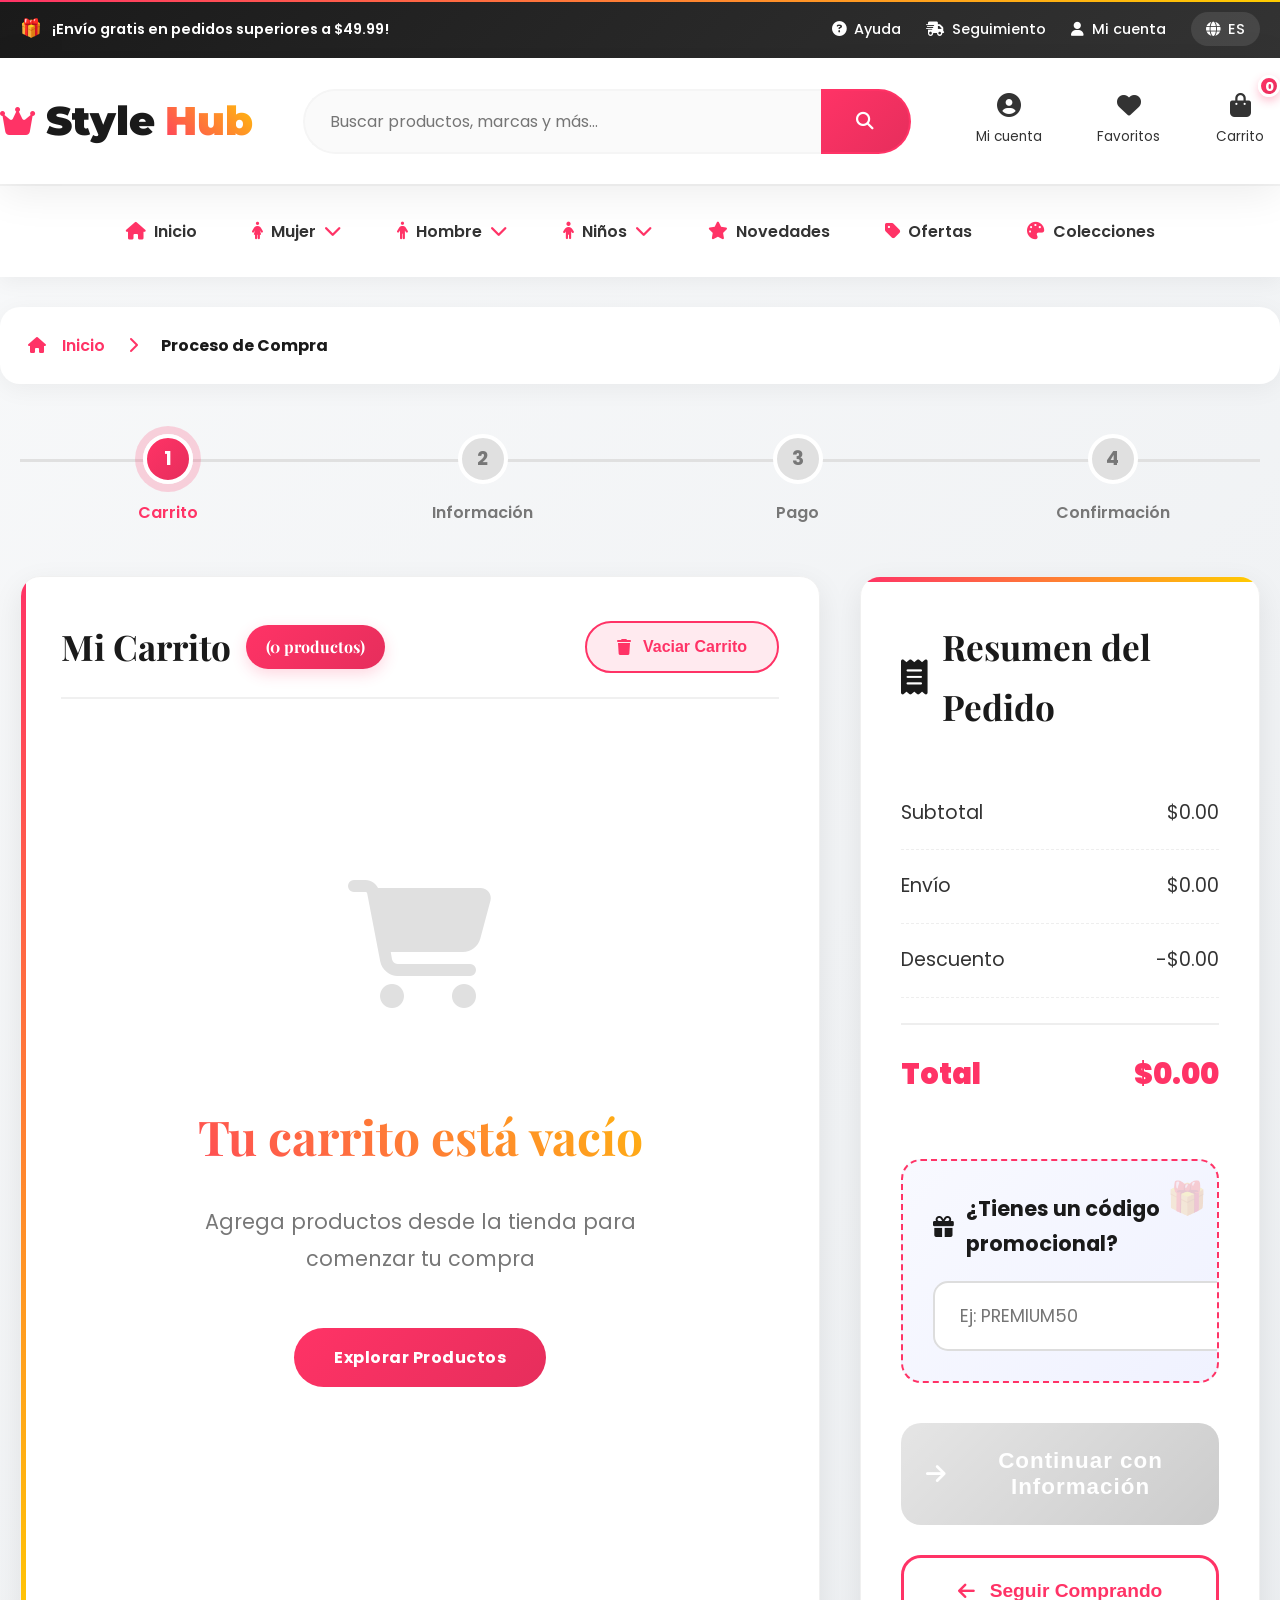
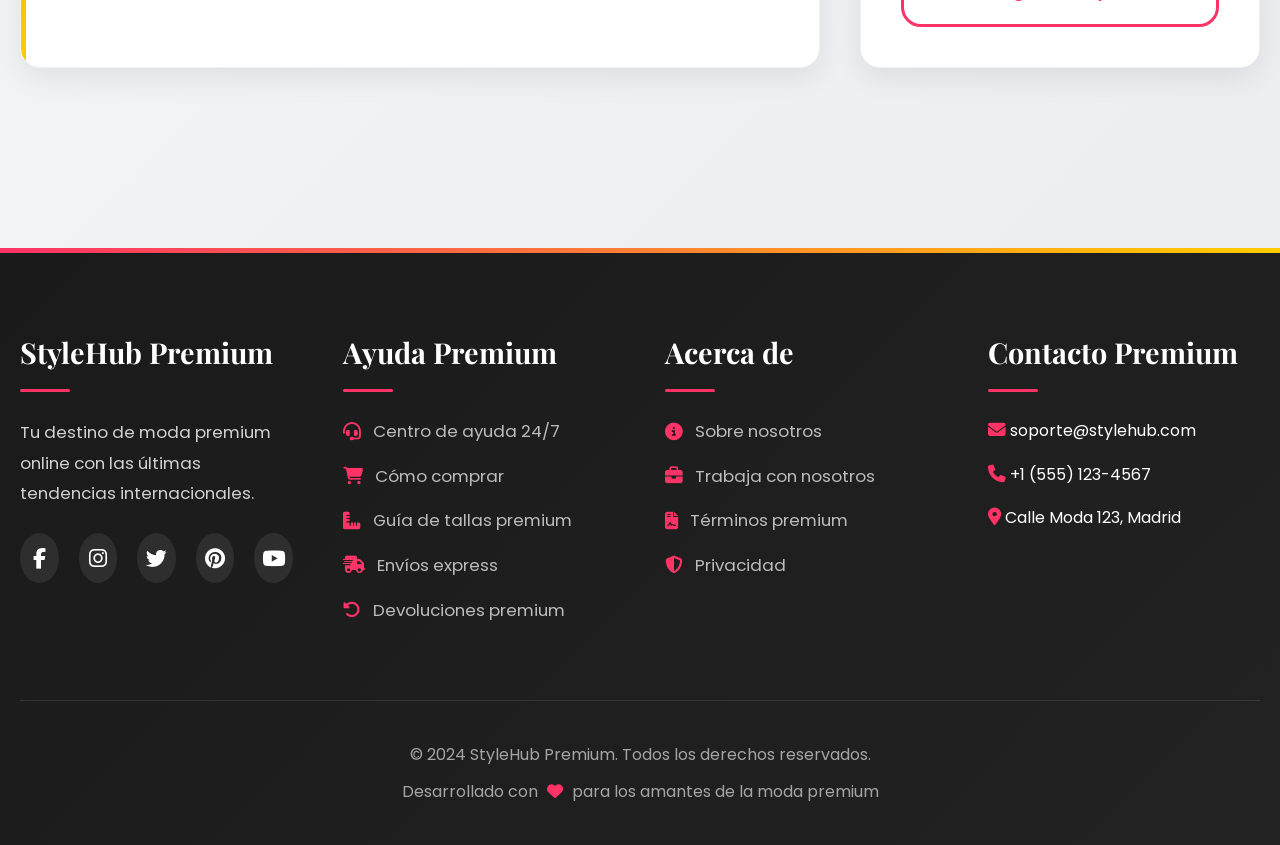
<file: carrito.html>
<!DOCTYPE html>
<html lang="es">
<head>
    <meta charset="UTF-8">
    <meta name="viewport" content="width=device-width, initial-scale=1.0">
    <title>Mi Carrito Premium - StyleHub</title>
    <link rel="stylesheet" href="https://cdnjs.cloudflare.com/ajax/libs/font-awesome/6.4.0/css/all.min.css">
    <link href="https://fonts.googleapis.com/css2?family=Poppins:wght@300;400;500;600;700&family=Montserrat:wght@700;800;900&family=Playfair+Display:wght@400;500;600;700&display=swap" rel="stylesheet">
    <style>
        /* ===== VARIABLES PREMIUM ===== */
        :root {
            --primary: #ff3366;
            --primary-dark: #e62e5c;
            --secondary: #1a1a1a;
            --accent: #ffcc00;
            --light: #ffffff;
            --gray: #f5f5f5;
            --dark-gray: #777;
            --text: #333;
            --shadow: 0 10px 30px rgba(0, 0, 0, 0.08);
            --transition: all 0.4s cubic-bezier(0.175, 0.885, 0.32, 1.275);
            --border-radius: 20px;
            --success: #4CAF50;
            --danger: #f44336;
        }

        * {
            margin: 0;
            padding: 0;
            box-sizing: border-box;
        }

        body {
            font-family: 'Poppins', sans-serif;
            color: var(--text);
            line-height: 1.7;
            background: linear-gradient(135deg, #f8f9fa 0%, #e9ecef 100%);
            min-height: 100vh;
        }

        .container {
            width: 100%;
            max-width: 1400px;
            margin: 0 auto;
            padding: 0 20px;
        }

        .btn {
            display: inline-block;
            padding: 16px 40px;
            background: linear-gradient(135deg, var(--primary) 0%, var(--primary-dark) 100%);
            color: white;
            border: none;
            border-radius: 50px;
            font-weight: 700;
            font-size: 1rem;
            cursor: pointer;
            text-decoration: none;
            transition: var(--transition);
            text-align: center;
            position: relative;
            overflow: hidden;
            letter-spacing: 0.5px;
        }

        .btn::after {
            content: '';
            position: absolute;
            top: 0;
            left: 0;
            width: 100%;
            height: 100%;
            background: linear-gradient(135deg, var(--primary-dark) 0%, #d42a54 100%);
            opacity: 0;
            transition: var(--transition);
        }

        .btn:hover {
            transform: translateY(-5px);
            box-shadow: 0 15px 35px rgba(255, 51, 102, 0.3);
        }

        .btn:hover::after {
            opacity: 1;
        }

        .btn span {
            position: relative;
            z-index: 1;
        }

        .btn-outline {
            background: transparent;
            border: 2px solid var(--primary);
            color: var(--primary);
        }

        .btn-outline:hover {
            background: var(--primary);
            color: white;
        }

        /* ===== TOP BAR PREMIUM ===== */
        .top-bar {
            background: linear-gradient(135deg, var(--secondary) 0%, #333 100%);
            color: white;
            padding: 12px 0;
            font-size: 0.9rem;
            position: relative;
            overflow: hidden;
        }

        .top-bar::before {
            content: '';
            position: absolute;
            top: 0;
            left: 0;
            right: 0;
            height: 2px;
            background: linear-gradient(90deg, var(--primary), var(--accent));
        }

        .top-bar-content {
            display: flex;
            justify-content: space-between;
            align-items: center;
        }

        .top-message {
            font-weight: 600;
            display: flex;
            align-items: center;
            gap: 10px;
        }

        .top-message::before {
            content: '🎁';
            font-size: 1.1rem;
        }

        .top-links {
            display: flex;
            gap: 25px;
        }

        .top-links a {
            color: white;
            text-decoration: none;
            transition: var(--transition);
            display: flex;
            align-items: center;
            gap: 8px;
            font-weight: 500;
        }

        .top-links a:hover {
            color: var(--primary);
            transform: translateY(-2px);
        }

        .language-selector {
            font-weight: 700;
            background: rgba(255, 255, 255, 0.1);
            padding: 5px 15px;
            border-radius: 20px;
            display: flex;
            align-items: center;
            gap: 8px;
        }

        /* ===== HEADER PREMIUM ===== */
        .main-header {
            padding: 25px 0;
            background: white;
            box-shadow: 0 8px 40px rgba(0, 0, 0, 0.08);
            position: relative;
        }

        .header-content {
            display: flex;
            align-items: center;
            justify-content: space-between;
            flex-wrap: wrap;
            gap: 25px;
        }

        .logo {
            font-family: 'Montserrat', sans-serif;
            font-size: 2.5rem;
            font-weight: 900;
            color: var(--secondary);
            text-decoration: none;
            display: flex;
            align-items: center;
            gap: 10px;
            transition: var(--transition);
        }

        .logo:hover {
            transform: scale(1.02);
        }

        .logo i {
            color: var(--primary);
            font-size: 2rem;
        }

        .logo span {
            color: var(--primary);
            background: linear-gradient(45deg, var(--primary), var(--accent));
            -webkit-background-clip: text;
            background-clip: text;
            color: transparent;
        }

        /* ===== BARRA DE BÚSQUEDA PREMIUM ===== */
        .search-bar {
            display: flex;
            flex: 1;
            max-width: 650px;
            margin: 0 25px;
        }

        .search-bar input {
            flex: 1;
            padding: 18px 25px;
            border: 2px solid var(--gray);
            border-radius: 50px 0 0 50px;
            font-size: 1rem;
            border-right: none;
            font-family: 'Poppins', sans-serif;
            transition: var(--transition);
            background: #fafafa;
        }

        .search-bar input:focus {
            outline: none;
            border-color: var(--primary);
            background: white;
            box-shadow: 0 0 0 3px rgba(255, 51, 102, 0.1);
        }

        .search-bar button {
            background: linear-gradient(135deg, var(--primary) 0%, var(--primary-dark) 100%);
            color: white;
            border: 2px solid var(--primary);
            border-left: none;
            padding: 18px 35px;
            border-radius: 0 50px 50px 0;
            cursor: pointer;
            font-size: 1.1rem;
            transition: var(--transition);
        }

        .search-bar button:hover {
            background: linear-gradient(135deg, var(--primary-dark) 0%, #d42a54 100%);
            transform: translateX(5px);
        }

        /* ===== ACCIONES DE USUARIO PREMIUM ===== */
        .user-actions {
            display: flex;
            align-items: center;
            gap: 25px;
        }

        .account-link, .wishlist-link, .cart-link {
            display: flex;
            flex-direction: column;
            align-items: center;
            color: var(--text);
            text-decoration: none;
            font-size: 0.85rem;
            transition: var(--transition);
            padding: 10px 15px;
            border-radius: 15px;
            min-width: 80px;
        }

        .account-link:hover, .wishlist-link:hover, .cart-link:hover {
            color: var(--primary);
            background: rgba(255, 51, 102, 0.05);
            transform: translateY(-5px);
        }

        .account-link i, .wishlist-link i, .cart-link i {
            font-size: 1.5rem;
            margin-bottom: 8px;
        }

        .cart-wrapper {
            position: relative;
        }

        .cart-count {
            position: absolute;
            top: -8px;
            right: 0;
            background: linear-gradient(135deg, var(--primary) 0%, var(--primary-dark) 100%);
            color: white;
            font-size: 0.8rem;
            width: 22px;
            height: 22px;
            border-radius: 50%;
            display: flex;
            align-items: center;
            justify-content: center;
            font-weight: 800;
            border: 3px solid white;
            box-shadow: 0 4px 10px rgba(255, 51, 102, 0.3);
        }

        /* ===== NAVEGACIÓN PREMIUM ===== */
        nav {
            background: white;
            border-top: 2px solid var(--gray);
            box-shadow: 0 5px 20px rgba(0, 0, 0, 0.05);
        }

        .nav-links {
            display: flex;
            list-style: none;
            justify-content: center;
            gap: 15px;
            padding: 20px 0;
        }

        .nav-link {
            color: var(--text);
            text-decoration: none;
            font-weight: 600;
            font-size: 1rem;
            display: flex;
            align-items: center;
            gap: 8px;
            transition: var(--transition);
            padding: 12px 20px;
            position: relative;
            border-radius: 12px;
            cursor: pointer;
        }

        .nav-link:hover, .nav-link.active {
            color: var(--primary);
            background: rgba(255, 51, 102, 0.05);
            transform: translateY(-3px);
        }

        .nav-link i {
            font-size: 1.1rem;
            color: var(--primary);
        }

        .nav-link::after {
            content: '';
            position: absolute;
            bottom: 5px;
            left: 50%;
            transform: translateX(-50%);
            width: 0;
            height: 3px;
            background: linear-gradient(90deg, var(--primary), var(--accent));
            border-radius: 3px;
            transition: var(--transition);
        }

        .nav-link:hover::after, .nav-link.active::after {
            width: 70%;
        }

        /* ===== DROPDOWNS PREMIUM ===== */
        .dropdown {
            position: relative;
        }

        .dropdown-content {
            position: absolute;
            top: 100%;
            left: 0;
            background: white;
            min-width: 280px;
            box-shadow: 0 20px 50px rgba(0, 0, 0, 0.15);
            border-radius: var(--border-radius);
            z-index: 1000;
            opacity: 0;
            visibility: hidden;
            transform: translateY(15px) scale(0.95);
            transition: var(--transition);
            padding: 20px 0;
            border: 1px solid #f0f0f0;
        }

        .dropdown:hover .dropdown-content {
            opacity: 1;
            visibility: visible;
            transform: translateY(0) scale(1);
        }

        .dropdown-content a {
            display: block;
            padding: 15px 30px;
            color: var(--text);
            text-decoration: none;
            font-size: 0.95rem;
            transition: var(--transition);
            border-left: 3px solid transparent;
            font-weight: 500;
        }

        .dropdown-content a:hover {
            background: linear-gradient(90deg, rgba(255, 51, 102, 0.05), transparent);
            color: var(--primary);
            border-left-color: var(--primary);
            padding-left: 40px;
        }

        .dropdown-content a i {
            margin-right: 12px;
            color: var(--primary);
            font-size: 1rem;
            width: 20px;
        }

        .dropdown-content .dropdown-header {
            padding: 10px 30px;
            font-weight: 700;
            color: var(--secondary);
            font-size: 1rem;
            text-transform: uppercase;
            letter-spacing: 1px;
            border-bottom: 1px solid var(--gray);
            margin-bottom: 10px;
        }

        /* ===== MENÚ MÓVIL PREMIUM ===== */
        .mobile-menu-toggle {
            display: none;
            background: none;
            border: none;
            font-size: 1.8rem;
            color: var(--primary);
            cursor: pointer;
            padding: 10px;
            transition: var(--transition);
        }

        .mobile-menu-toggle:hover {
            transform: rotate(90deg);
        }

        /* ===== BREADCRUMB PREMIUM ===== */
        .breadcrumb {
            background: white;
            padding: 25px 0;
            margin: 30px 0;
            box-shadow: 0 5px 25px rgba(0, 0, 0, 0.05);
            border-radius: var(--border-radius);
        }

        .breadcrumb .container {
            display: flex;
            align-items: center;
            gap: 15px;
            font-size: 1rem;
        }

        .breadcrumb a {
            color: var(--primary);
            text-decoration: none;
            transition: var(--transition);
            font-weight: 600;
            display: flex;
            align-items: center;
            gap: 8px;
        }

        .breadcrumb a:hover {
            color: var(--primary-dark);
            transform: translateX(5px);
        }

        .breadcrumb span {
            color: var(--secondary);
            font-weight: 700;
        }

        .breadcrumb i {
            color: var(--primary);
            margin: 0 8px;
        }

        /* ===== PROGRESS STEPS PREMIUM ===== */
        .progress-steps {
            display: grid;
            grid-template-columns: repeat(4, 1fr);
            gap: 20px;
            margin: 50px 0;
            position: relative;
        }

        .progress-steps::before {
            content: '';
            position: absolute;
            top: 25px;
            left: 0;
            right: 0;
            height: 3px;
            background: #e0e0e0;
            z-index: 1;
        }

        .progress-step {
            position: relative;
            z-index: 2;
            text-align: center;
            cursor: pointer;
        }

        .step-circle {
            width: 50px;
            height: 50px;
            border-radius: 50%;
            background: #e0e0e0;
            color: var(--dark-gray);
            display: flex;
            align-items: center;
            justify-content: center;
            font-weight: 700;
            margin: 0 auto 15px;
            border: 4px solid white;
            font-size: 1.2rem;
            transition: var(--transition);
        }

        .step-circle.active {
            background: linear-gradient(135deg, var(--primary) 0%, var(--primary-dark) 100%);
            color: white;
            box-shadow: 0 0 0 8px rgba(255, 51, 102, 0.2);
        }

        .step-circle.completed {
            background: linear-gradient(135deg, var(--success) 0%, #45a049 100%);
            color: white;
        }

        .step-label {
            font-size: 1rem;
            color: var(--dark-gray);
            font-weight: 600;
            transition: var(--transition);
        }

        .step-label.active {
            color: var(--primary);
        }

        .step-label.completed {
            color: var(--success);
        }

        /* ===== CART LAYOUT PREMIUM ===== */
        .cart-layout {
            display: grid;
            grid-template-columns: 1fr 400px;
            gap: 40px;
            padding: 0 0 80px;
        }

        @media (max-width: 992px) {
            .cart-layout {
                grid-template-columns: 1fr;
            }
        }

        /* ===== CART ITEMS SECTION PREMIUM ===== */
        .cart-items-section {
            background: white;
            border-radius: var(--border-radius);
            padding: 40px;
            box-shadow: var(--shadow);
            position: relative;
            overflow: hidden;
            border: 1px solid #f0f0f0;
        }

        .cart-items-section::before {
            content: '';
            position: absolute;
            top: 0;
            left: 0;
            width: 5px;
            height: 100%;
            background: linear-gradient(180deg, var(--primary), var(--accent));
        }

        .cart-header {
            display: flex;
            justify-content: space-between;
            align-items: center;
            margin-bottom: 40px;
            padding-bottom: 20px;
            border-bottom: 2px solid #f0f0f0;
        }

        .cart-header h2 {
            font-family: 'Playfair Display', serif;
            font-size: 2.2rem;
            color: var(--secondary);
            display: flex;
            align-items: center;
            gap: 15px;
        }

        .cart-items-count {
            background: linear-gradient(135deg, var(--primary) 0%, var(--primary-dark) 100%);
            color: white;
            padding: 8px 20px;
            border-radius: 25px;
            font-size: 1rem;
            font-weight: 700;
            box-shadow: 0 5px 15px rgba(255, 51, 102, 0.2);
        }

        .clear-cart-btn {
            background: rgba(255, 51, 102, 0.1);
            color: var(--primary);
            border: 2px solid var(--primary);
            padding: 15px 30px;
            border-radius: 50px;
            cursor: pointer;
            font-weight: 700;
            font-size: 1rem;
            transition: var(--transition);
            display: flex;
            align-items: center;
            gap: 12px;
        }

        .clear-cart-btn:hover {
            background: var(--primary);
            color: white;
            transform: translateY(-5px);
            box-shadow: 0 15px 30px rgba(255, 51, 102, 0.2);
        }

        /* ===== EMPTY CART PREMIUM ===== */
        .empty-cart {
            text-align: center;
            padding: 100px 20px;
        }

        .empty-cart-icon {
            font-size: 8rem;
            color: #e0e0e0;
            margin-bottom: 40px;
            animation: float 3s ease-in-out infinite;
        }

        @keyframes float {
            0%, 100% { transform: translateY(0); }
            50% { transform: translateY(-30px); }
        }

        .empty-cart h3 {
            font-family: 'Playfair Display', serif;
            font-size: 3rem;
            color: var(--secondary);
            margin-bottom: 25px;
            background: linear-gradient(45deg, var(--primary), var(--accent));
            -webkit-background-clip: text;
            background-clip: text;
            color: transparent;
        }

        .empty-cart p {
            color: var(--dark-gray);
            font-size: 1.3rem;
            max-width: 500px;
            margin: 0 auto 50px;
            line-height: 1.8;
        }

        /* ===== CART ITEMS PREMIUM ===== */
        .cart-item {
            display: grid;
            grid-template-columns: auto 1fr auto;
            gap: 30px;
            padding: 35px;
            margin-bottom: 30px;
            background: linear-gradient(135deg, #fafafa 0%, #f5f5f5 100%);
            border-radius: 20px;
            border: 1px solid #eee;
            transition: var(--transition);
            position: relative;
            align-items: center;
        }

        .cart-item:hover {
            transform: translateY(-10px);
            box-shadow: 0 20px 40px rgba(0, 0, 0, 0.1);
            border-color: var(--primary);
        }

        .cart-item-image {
            width: 180px;
            height: 220px;
            border-radius: 20px;
            overflow: hidden;
            border: 3px solid white;
            box-shadow: 0 10px 25px rgba(0, 0, 0, 0.1);
        }

        .cart-item-image img {
            width: 100%;
            height: 100%;
            object-fit: cover;
            transition: transform 0.8s cubic-bezier(0.175, 0.885, 0.32, 1.275);
        }

        .cart-item:hover .cart-item-image img {
            transform: scale(1.1);
        }

        .cart-item-details {
            display: flex;
            flex-direction: column;
            gap: 20px;
        }

        .cart-item-title {
            font-size: 1.6rem;
            font-weight: 700;
            color: var(--secondary);
            line-height: 1.4;
        }

        .cart-item-price {
            font-size: 1.8rem;
            font-weight: 800;
            color: var(--primary);
            display: flex;
            align-items: center;
            gap: 20px;
        }

        .cart-item-original-price {
            font-size: 1.3rem;
            color: var(--dark-gray);
            text-decoration: line-through;
        }

        .cart-item-actions {
            display: flex;
            align-items: center;
            gap: 30px;
            margin-top: 20px;
        }

        .quantity-controls {
            display: flex;
            align-items: center;
            gap: 25px;
            background: white;
            padding: 15px 25px;
            border-radius: 50px;
            border: 2px solid #eee;
            box-shadow: 0 5px 15px rgba(0, 0, 0, 0.05);
        }

        .quantity-btn {
            width: 45px;
            height: 45px;
            border-radius: 50%;
            background: linear-gradient(135deg, var(--gray) 0%, #e0e0e0 100%);
            border: none;
            color: var(--text);
            font-size: 1.3rem;
            cursor: pointer;
            display: flex;
            align-items: center;
            justify-content: center;
            transition: var(--transition);
        }

        .quantity-btn:hover {
            background: linear-gradient(135deg, var(--primary) 0%, var(--primary-dark) 100%);
            color: white;
            transform: scale(1.1);
        }

        .quantity-display {
            font-size: 1.4rem;
            font-weight: 800;
            min-width: 50px;
            text-align: center;
            color: var(--secondary);
        }

        .remove-btn {
            background: none;
            border: none;
            color: #ff6b6b;
            cursor: pointer;
            font-size: 1.1rem;
            font-weight: 700;
            transition: var(--transition);
            padding: 15px 30px;
            border-radius: 50px;
            display: flex;
            align-items: center;
            gap: 12px;
        }

        .remove-btn:hover {
            background: rgba(255, 107, 107, 0.1);
            color: #ff4444;
            transform: translateX(5px);
            box-shadow: 0 5px 15px rgba(255, 107, 107, 0.2);
        }

        .cart-item-total {
            text-align: right;
        }

        .cart-item-total-price {
            font-size: 2.2rem;
            font-weight: 900;
            color: var(--secondary);
            background: linear-gradient(45deg, var(--primary), var(--accent));
            -webkit-background-clip: text;
            background-clip: text;
            color: transparent;
        }

        /* ===== ORDER SUMMARY PREMIUM ===== */
        .order-summary-section {
            position: sticky;
            top: 120px;
            height: fit-content;
        }

        .order-summary {
            background: white;
            border-radius: var(--border-radius);
            padding: 40px;
            box-shadow: var(--shadow);
            position: relative;
            overflow: hidden;
            border: 1px solid #f0f0f0;
        }

        .order-summary::before {
            content: '';
            position: absolute;
            top: 0;
            left: 0;
            right: 0;
            height: 5px;
            background: linear-gradient(90deg, var(--primary), var(--accent));
        }

        .order-summary h2 {
            font-family: 'Playfair Display', serif;
            font-size: 2.2rem;
            margin-bottom: 40px;
            color: var(--secondary);
            display: flex;
            align-items: center;
            gap: 15px;
        }

        .summary-details {
            margin-bottom: 40px;
        }

        .summary-row {
            display: flex;
            justify-content: space-between;
            align-items: center;
            padding: 20px 0;
            border-bottom: 1px dashed #eee;
            font-size: 1.2rem;
        }

        .summary-row.total {
            font-size: 1.8rem;
            font-weight: 900;
            color: var(--primary);
            border-top: 2px solid #eee;
            border-bottom: none;
            padding-top: 25px;
            margin-top: 25px;
        }

        /* ===== PROMO CODE PREMIUM ===== */
        .promo-section {
            margin: 40px 0;
            padding: 30px;
            background: linear-gradient(135deg, #f8f9ff 0%, #f0f2ff 100%);
            border-radius: 20px;
            border: 2px dashed var(--primary);
            position: relative;
            overflow: hidden;
        }

        .promo-section::before {
            content: '🎁';
            position: absolute;
            top: 10px;
            right: 10px;
            font-size: 2rem;
            opacity: 0.2;
        }

        .promo-section h4 {
            color: var(--secondary);
            margin-bottom: 20px;
            font-size: 1.3rem;
            display: flex;
            align-items: center;
            gap: 12px;
        }

        .promo-input-group {
            display: flex;
            gap: 20px;
        }

        .promo-input {
            flex-grow: 1;
            padding: 20px 25px;
            border: 2px solid #ddd;
            border-radius: 15px;
            font-size: 1.1rem;
            font-family: 'Poppins', sans-serif;
            transition: var(--transition);
            background: white;
        }

        .promo-input:focus {
            outline: none;
            border-color: var(--primary);
            box-shadow: 0 0 0 3px rgba(255, 51, 102, 0.1);
        }

        .apply-promo-btn {
            background: linear-gradient(135deg, var(--secondary) 0%, #333 100%);
            color: white;
            border: none;
            padding: 0 40px;
            border-radius: 15px;
            cursor: pointer;
            font-weight: 700;
            font-size: 1.1rem;
            transition: var(--transition);
        }

        .apply-promo-btn:hover {
            background: linear-gradient(135deg, #333 0%, #444 100%);
            transform: translateY(-3px);
            box-shadow: 0 10px 25px rgba(0, 0, 0, 0.2);
        }

        /* ===== CHECKOUT BUTTON ===== */
        .checkout-btn {
            width: 100%;
            padding: 25px;
            font-size: 1.4rem;
            font-weight: 800;
            margin: 30px 0;
            background: linear-gradient(135deg, var(--primary) 0%, var(--primary-dark) 100%);
            border: none;
            border-radius: 20px;
            color: white;
            cursor: pointer;
            transition: var(--transition);
            display: flex;
            align-items: center;
            justify-content: center;
            gap: 20px;
            letter-spacing: 1px;
        }

        .checkout-btn:hover:not(:disabled) {
            transform: translateY(-8px);
            box-shadow: 0 20px 40px rgba(255, 51, 102, 0.3);
        }

        .checkout-btn:disabled {
            opacity: 0.5;
            cursor: not-allowed;
            background: linear-gradient(135deg, #ccc 0%, #999 100%);
        }

        .continue-shopping-btn {
            width: 100%;
            padding: 22px;
            font-size: 1.2rem;
            background: white;
            color: var(--primary);
            border: 3px solid var(--primary);
            border-radius: 20px;
            cursor: pointer;
            transition: var(--transition);
            font-weight: 700;
            display: flex;
            align-items: center;
            justify-content: center;
            gap: 15px;
        }

        .continue-shopping-btn:hover {
            background: var(--primary);
            color: white;
            transform: translateY(-5px);
            box-shadow: 0 15px 30px rgba(255, 51, 102, 0.2);
        }

        /* ===== CHECKOUT FORMS ===== */
        .checkout-form {
            background: white;
            border-radius: var(--border-radius);
            padding: 40px;
            box-shadow: var(--shadow);
            position: relative;
            overflow: hidden;
            border: 1px solid #f0f0f0;
            margin-bottom: 40px;
        }

        .checkout-form::before {
            content: '';
            position: absolute;
            top: 0;
            left: 0;
            width: 5px;
            height: 100%;
            background: linear-gradient(180deg, var(--primary), var(--accent));
        }

        .form-title {
            font-family: 'Playfair Display', serif;
            font-size: 2rem;
            margin-bottom: 30px;
            color: var(--secondary);
            display: flex;
            align-items: center;
            gap: 15px;
        }

        .form-grid {
            display: grid;
            grid-template-columns: repeat(2, 1fr);
            gap: 25px;
            margin-bottom: 30px;
        }

        .form-group {
            margin-bottom: 25px;
        }

        .form-group.full-width {
            grid-column: span 2;
        }

        .form-label {
            display: block;
            margin-bottom: 10px;
            font-weight: 600;
            color: var(--secondary);
            font-size: 1.1rem;
        }

        .form-control {
            width: 100%;
            padding: 18px 25px;
            border: 2px solid #eee;
            border-radius: 15px;
            font-size: 1rem;
            font-family: 'Poppins', sans-serif;
            transition: var(--transition);
        }

        .form-control:focus {
            outline: none;
            border-color: var(--primary);
            box-shadow: 0 0 0 3px rgba(255, 51, 102, 0.1);
        }

        .form-control.error {
            border-color: var(--danger);
        }

        .payment-methods {
            display: grid;
            grid-template-columns: repeat(2, 1fr);
            gap: 20px;
            margin: 30px 0;
        }

        .payment-method {
            border: 2px solid #eee;
            border-radius: 15px;
            padding: 25px;
            cursor: pointer;
            transition: var(--transition);
            display: flex;
            align-items: center;
            gap: 15px;
        }

        .payment-method:hover {
            border-color: var(--primary);
            transform: translateY(-5px);
            box-shadow: 0 10px 25px rgba(0, 0, 0, 0.05);
        }

        .payment-method.selected {
            border-color: var(--primary);
            background: linear-gradient(135deg, #fff0f3 0%, #ffe4e9 100%);
        }

        .payment-method i {
            font-size: 2.5rem;
            color: var(--primary);
        }

        .payment-method span {
            font-size: 1.2rem;
            font-weight: 600;
        }

        .card-details {
            margin-top: 30px;
            padding: 30px;
            background: linear-gradient(135deg, #f8f9fa 0%, #f0f2f5 100%);
            border-radius: 20px;
        }

        .card-row {
            display: grid;
            grid-template-columns: 2fr 1fr 1fr;
            gap: 20px;
        }

        /* ===== CONFIRMATION PAGE ===== */
        .confirmation-section {
            background: white;
            border-radius: var(--border-radius);
            padding: 60px;
            box-shadow: var(--shadow);
            position: relative;
            overflow: hidden;
            border: 1px solid #f0f0f0;
            text-align: center;
            margin: 40px 0;
        }

        .confirmation-section::before {
            content: '';
            position: absolute;
            top: 0;
            left: 0;
            right: 0;
            height: 5px;
            background: linear-gradient(90deg, var(--primary), var(--accent));
        }

        .success-icon {
            font-size: 8rem;
            color: var(--success);
            margin-bottom: 30px;
            animation: scaleIn 0.6s cubic-bezier(0.175, 0.885, 0.32, 1.275);
        }

        @keyframes scaleIn {
            from { transform: scale(0); }
            to { transform: scale(1); }
        }

        .confirmation-title {
            font-family: 'Playfair Display', serif;
            font-size: 3.5rem;
            color: var(--secondary);
            margin-bottom: 20px;
            background: linear-gradient(45deg, var(--primary), var(--accent));
            -webkit-background-clip: text;
            background-clip: text;
            color: transparent;
        }

        .order-number {
            font-size: 1.8rem;
            font-weight: 700;
            color: var(--primary);
            margin: 20px 0;
            padding: 20px;
            background: linear-gradient(135deg, #fff0f3 0%, #ffe4e9 100%);
            border-radius: 50px;
            display: inline-block;
        }

        .confirmation-message {
            color: var(--dark-gray);
            font-size: 1.2rem;
            max-width: 600px;
            margin: 0 auto 40px;
            line-height: 1.8;
        }

        .order-details-confirm {
            text-align: left;
            margin: 40px 0;
            padding: 40px;
            background: linear-gradient(135deg, #f8f9fa 0%, #f0f2f5 100%);
            border-radius: 20px;
        }

        .detail-row {
            display: flex;
            justify-content: space-between;
            padding: 15px 0;
            border-bottom: 1px solid #ddd;
        }

        .detail-label {
            font-weight: 600;
            color: var(--secondary);
        }

        .detail-value {
            color: var(--text);
        }

        .action-buttons {
            display: flex;
            gap: 20px;
            justify-content: center;
            margin-top: 40px;
        }

        /* ===== FOOTER PREMIUM ===== */
        footer {
            background: linear-gradient(135deg, var(--secondary) 0%, #222 100%);
            color: white;
            padding: 80px 0 40px;
            margin-top: 100px;
            position: relative;
        }

        footer::before {
            content: '';
            position: absolute;
            top: 0;
            left: 0;
            right: 0;
            height: 5px;
            background: linear-gradient(90deg, var(--primary), var(--accent));
        }

        .footer-content {
            display: grid;
            grid-template-columns: repeat(auto-fit, minmax(250px, 1fr));
            gap: 50px;
            margin-bottom: 60px;
        }

        .footer-column h3 {
            font-family: 'Playfair Display', serif;
            font-size: 1.8rem;
            margin-bottom: 25px;
            position: relative;
            padding-bottom: 15px;
            color: white;
        }

        .footer-column h3::after {
            content: '';
            position: absolute;
            bottom: 0;
            left: 0;
            width: 50px;
            height: 3px;
            background: var(--primary);
            border-radius: 3px;
        }

        .footer-column p {
            margin-bottom: 25px;
            opacity: 0.8;
            line-height: 1.8;
            font-size: 1.05rem;
        }

        .footer-column ul {
            list-style: none;
        }

        .footer-column ul li {
            margin-bottom: 16px;
        }

        .footer-column ul li a {
            color: rgba(255, 255, 255, 0.7);
            text-decoration: none;
            transition: var(--transition);
            display: flex;
            align-items: center;
            gap: 12px;
            font-size: 1.05rem;
        }

        .footer-column ul li a:hover {
            color: white;
            padding-left: 10px;
            color: var(--primary);
        }

        .footer-column ul li i {
            color: var(--primary);
            font-size: 1.1rem;
        }

        .social-icons {
            display: flex;
            gap: 20px;
            margin-top: 25px;
        }

        .social-icons a {
            display: flex;
            align-items: center;
            justify-content: center;
            width: 50px;
            height: 50px;
            background: rgba(255, 255, 255, 0.08);
            border-radius: 50%;
            color: white;
            text-decoration: none;
            transition: var(--transition);
            font-size: 1.3rem;
        }

        .social-icons a:hover {
            background: var(--primary);
            transform: translateY(-8px) rotate(5deg);
            box-shadow: 0 10px 25px rgba(255, 51, 102, 0.3);
        }

        .copyright {
            text-align: center;
            padding-top: 40px;
            border-top: 1px solid rgba(255, 255, 255, 0.1);
            color: rgba(255, 255, 255, 0.6);
            font-size: 1rem;
        }

        .copyright p:first-child {
            margin-bottom: 10px;
        }

        .copyright i {
            color: var(--primary);
            margin: 0 5px;
        }

        /* ===== STEP CONTAINERS ===== */
        .step-container {
            display: none;
        }

        .step-container.active {
            display: block;
            animation: fadeInUp 0.8s cubic-bezier(0.175, 0.885, 0.32, 1.275) forwards;
        }

        .navigation-buttons {
            display: flex;
            justify-content: space-between;
            margin-top: 40px;
        }

        .nav-btn {
            padding: 18px 35px;
            border-radius: 50px;
            font-weight: 700;
            cursor: pointer;
            transition: var(--transition);
            border: none;
            font-size: 1.1rem;
        }

        .nav-btn.prev {
            background: white;
            color: var(--primary);
            border: 2px solid var(--primary);
        }

        .nav-btn.prev:hover {
            background: var(--primary);
            color: white;
            transform: translateX(-5px);
        }

        .nav-btn.next {
            background: linear-gradient(135deg, var(--primary) 0%, var(--primary-dark) 100%);
            color: white;
        }

        .nav-btn.next:hover {
            transform: translateX(5px);
            box-shadow: 0 10px 25px rgba(255, 51, 102, 0.3);
        }

        /* ===== RESPONSIVE ===== */
        @media (max-width: 992px) {
            .cart-item {
                grid-template-columns: 1fr;
                text-align: center;
            }
            .cart-item-image {
                margin: 0 auto;
            }
            .cart-item-actions {
                justify-content: center;
            }
            .cart-item-total {
                text-align: center;
            }
            .progress-steps {
                grid-template-columns: 1fr;
            }
            .progress-steps::before {
                display: none;
            }
            .form-grid {
                grid-template-columns: 1fr;
            }
            .form-group.full-width {
                grid-column: span 1;
            }
            .card-row {
                grid-template-columns: 1fr;
            }
            .payment-methods {
                grid-template-columns: 1fr;
            }
        }

        @media (max-width: 768px) {
            .top-bar-content {
                flex-direction: column;
                text-align: center;
            }
            .top-links {
                flex-wrap: wrap;
                justify-content: center;
            }
            .user-actions {
                width: 100%;
                justify-content: space-around;
            }
            .footer-content {
                grid-template-columns: 1fr;
                text-align: center;
            }
            .footer-column h3::after {
                left: 50%;
                transform: translateX(-50%);
            }
            .social-icons {
                justify-content: center;
            }
            .action-buttons {
                flex-direction: column;
            }
        }

        @keyframes fadeInUp {
            from {
                opacity: 0;
                transform: translateY(40px) scale(0.95);
            }
            to {
                opacity: 1;
                transform: translateY(0) scale(1);
            }
        }
    </style>
</head>
<body>
    <!-- Top Bar Premium -->
    <div class="top-bar">
        <div class="container top-bar-content">
            <div class="top-message">¡Envío gratis en pedidos superiores a $49.99!</div>
            <div class="top-links">
                <a href="#"><i class="fas fa-question-circle"></i> Ayuda</a>
                <a href="#"><i class="fas fa-shipping-fast"></i> Seguimiento</a>
                <a href="#"><i class="fas fa-user"></i> Mi cuenta</a>
                <a href="#" class="language-selector"><i class="fas fa-globe"></i> ES</a>
            </div>
        </div>
    </div>

    <!-- Header Premium -->
    <header>
        <div class="container main-header">
            <div class="header-content">
                <a href="index.html" class="logo">
                    <i class="fas fa-crown"></i>
                    Style<span>Hub</span>
                </a>
                
                <button class="mobile-menu-toggle">
                    <i class="fas fa-bars"></i>
                </button>
                
                <div class="search-bar">
                    <input type="text" placeholder="Buscar productos, marcas y más...">
                    <button type="submit"><i class="fas fa-search"></i></button>
                </div>
                
                <div class="user-actions">
                    <a href="#" class="account-link">
                        <i class="fas fa-user-circle"></i>
                        <span>Mi cuenta</span>
                    </a>
                    <a href="#" class="wishlist-link">
                        <i class="fas fa-heart"></i>
                        <span>Favoritos</span>
                    </a>
                    <div class="cart-wrapper">
                        <a href="carrito.html" class="cart-link">
                            <i class="fas fa-shopping-bag"></i>
                            <span>Carrito</span>
                        </a>
                        <div class="cart-count" id="cartCount">0</div>
                    </div>
                </div>
            </div>
        </div>
        
        <!-- Navigation Premium con Dropdowns -->
        <nav>
            <div class="container">
                <ul class="nav-links">
                    <li><a href="index.html" class="nav-link"><i class="fas fa-home"></i> Inicio</a></li>
                    
                    <!-- Dropdown Mujer -->
                    <li class="dropdown">
                        <a href="#" class="nav-link"><i class="fas fa-female"></i> Mujer <i class="fas fa-chevron-down"></i></a>
                        <div class="dropdown-content">
                            <div class="dropdown-header">ROPA DE MUJER</div>
                            <a href="vestidos.html"><i class="fas fa-tshirt"></i> Vestidos</a>
                            <a href="tops.html"><i class="fas fa-tshirt"></i> Tops y Blusas</a>
                            <a href="pantalones-mujer.html"><i class="fas fa-tshirt"></i> Pantalones</a>
                            <a href="faldas.html"><i class="fas fa-tshirt"></i> Faldas</a>
                            <a href="chaquetas-mujer.html"><i class="fas fa-tshirt"></i> Chaquetas</a>
                            <div class="dropdown-header">ACCESORIOS</div>
                            <a href="bolsos.html"><i class="fas fa-shopping-bag"></i> Bolsos</a>
                            <a href="joyeria.html"><i class="fas fa-gem"></i> Joyería</a>
                            <a href="zapatos-mujer.html"><i class="fas fa-shoe-prints"></i> Zapatos</a>
                        </div>
                    </li>
                    
                    <!-- Dropdown Hombre -->
                    <li class="dropdown">
                        <a href="#" class="nav-link"><i class="fas fa-male"></i> Hombre <i class="fas fa-chevron-down"></i></a>
                        <div class="dropdown-content">
                            <div class="dropdown-header">ROPA DE HOMBRE</div>
                            <a href="camisetas.html"><i class="fas fa-tshirt"></i> Camisetas</a>
                            <a href="camisas.html"><i class="fas fa-tshirt"></i> Camisas</a>
                            <a href="pantalones-hombre.html"><i class="fas fa-tshirt"></i> Pantalones</a>
                            <a href="chaquetas-hombre.html"><i class="fas fa-tshirt"></i> Chaquetas</a>
                            <a href="trajes.html"><i class="fas fa-tshirt"></i> Trajes</a>
                            <div class="dropdown-header">ACCESORIOS</div>
                            <a href="zapatos-hombre.html"><i class="fas fa-shoe-prints"></i> Zapatos</a>
                            <a href="relojes.html"><i class="fas fa-clock"></i> Relojes</a>
                            <a href="cinturones.html"><i class="fas fa-belt"></i> Cinturones</a>
                        </div>
                    </li>
                    
                    <!-- Dropdown Niños -->
                    <li class="dropdown">
                        <a href="#" class="nav-link"><i class="fas fa-child"></i> Niños <i class="fas fa-chevron-down"></i></a>
                        <div class="dropdown-content">
                            <div class="dropdown-header">NIÑAS</div>
                            <a href="ninas-vestidos.html"><i class="fas fa-tshirt"></i> Vestidos</a>
                            <a href="ninas-tops.html"><i class="fas fa-tshirt"></i> Tops</a>
                            <a href="ninas-pantalones.html"><i class="fas fa-tshirt"></i> Pantalones</a>
                            <div class="dropdown-header">NIÑOS</div>
                            <a href="ninos-camisetas.html"><i class="fas fa-tshirt"></i> Camisetas</a>
                            <a href="ninos-pantalones.html"><i class="fas fa-tshirt"></i> Pantalones</a>
                            <a href="ninos-chaquetas.html"><i class="fas fa-tshirt"></i> Chaquetas</a>
                            <div class="dropdown-header">BEBÉS</div>
                            <a href="bebes.html"><i class="fas fa-baby"></i> Ropa de bebé</a>
                        </div>
                    </li>
                    
                    <li><a href="novedades.html" class="nav-link"><i class="fas fa-star"></i> Novedades</a></li>
                    <li><a href="ofertas.html" class="nav-link"><i class="fas fa-tag"></i> Ofertas</a></li>
                    <li><a href="colecciones.html" class="nav-link"><i class="fas fa-palette"></i> Colecciones</a></li>
                </ul>
            </div>
        </nav>
    </header>

    <!-- Breadcrumb -->
    <div class="breadcrumb">
        <div class="container">
            <a href="index.html"><i class="fas fa-home"></i> Inicio</a>
            <i class="fas fa-chevron-right"></i>
            <span>Proceso de Compra</span>
        </div>
    </div>

    <!-- Progress Steps -->
    <div class="container">
        <div class="progress-steps" id="progressSteps">
            <div class="progress-step" onclick="goToStep(1)">
                <div class="step-circle active" id="step1Circle">1</div>
                <div class="step-label active" id="step1Label">Carrito</div>
            </div>
            <div class="progress-step" onclick="goToStep(2)">
                <div class="step-circle" id="step2Circle">2</div>
                <div class="step-label" id="step2Label">Información</div>
            </div>
            <div class="progress-step" onclick="goToStep(3)">
                <div class="step-circle" id="step3Circle">3</div>
                <div class="step-label" id="step3Label">Pago</div>
            </div>
            <div class="progress-step" onclick="goToStep(4)">
                <div class="step-circle" id="step4Circle">4</div>
                <div class="step-label" id="step4Label">Confirmación</div>
            </div>
        </div>
    </div>

    <!-- Main Content -->
    <main>
        <div class="container">
            <!-- Step 1: Carrito -->
            <div class="step-container active" id="step1">
                <div class="cart-layout">
                    <!-- Cart Items -->
                    <div class="cart-items-section">
                        <div class="cart-header">
                            <h2>Mi Carrito <span class="cart-items-count" id="cartItemsCount">(0 productos)</span></h2>
                            <button class="clear-cart-btn" onclick="clearCart()">
                                <i class="fas fa-trash"></i> Vaciar Carrito
                            </button>
                        </div>
                        
                        <div class="cart-items-container" id="cartItemsContainer">
                            <!-- Los productos se cargarán dinámicamente -->
                        </div>
                    </div>
                    
                    <!-- Order Summary -->
                    <div class="order-summary-section">
                        <div class="order-summary">
                            <h2><i class="fas fa-receipt"></i> Resumen del Pedido</h2>
                            
                            <div class="summary-details">
                                <div class="summary-row">
                                    <span>Subtotal</span>
                                    <span id="subtotal">$0.00</span>
                                </div>
                                <div class="summary-row">
                                    <span>Envío</span>
                                    <span id="shipping">$0.00</span>
                                </div>
                                <div class="summary-row">
                                    <span>Descuento</span>
                                    <span id="discount">-$0.00</span>
                                </div>
                                <div class="summary-row total">
                                    <span>Total</span>
                                    <span id="total">$0.00</span>
                                </div>
                            </div>
                            
                            <!-- Promo Code -->
                            <div class="promo-section">
                                <h4><i class="fas fa-gift"></i> ¿Tienes un código promocional?</h4>
                                <div class="promo-input-group">
                                    <input type="text" class="promo-input" id="promoCode" placeholder="Ej: PREMIUM50">
                                    <button class="apply-promo-btn" onclick="applyPromoCode()">Aplicar</button>
                                </div>
                            </div>
                            
                            <!-- Navigation Buttons -->
                            <button class="checkout-btn" onclick="goToStep(2)" id="proceedToInfo">
                                <i class="fas fa-arrow-right"></i> Continuar con Información
                            </button>
                            
                            <button class="continue-shopping-btn" onclick="window.location.href='index.html'">
                                <i class="fas fa-arrow-left"></i> Seguir Comprando
                            </button>
                        </div>
                    </div>
                </div>
            </div>

            <!-- Step 2: Información -->
            <div class="step-container" id="step2">
                <div class="checkout-form">
                    <h2 class="form-title"><i class="fas fa-user"></i> Información de Envío</h2>
                    
                    <div class="form-grid">
                        <div class="form-group">
                            <label class="form-label">Nombre Completo *</label>
                            <input type="text" class="form-control" id="fullName" placeholder="Ej: Juan Pérez">
                        </div>
                        <div class="form-group">
                            <label class="form-label">Email *</label>
                            <input type="email" class="form-control" id="email" placeholder="ejemplo@correo.com">
                        </div>
                        <div class="form-group">
                            <label class="form-label">Teléfono *</label>
                            <input type="tel" class="form-control" id="phone" placeholder="+34 123 456 789">
                        </div>
                        <div class="form-group">
                            <label class="form-label">Dirección *</label>
                            <input type="text" class="form-control" id="address" placeholder="Calle, número, piso">
                        </div>
                        <div class="form-group">
                            <label class="form-label">Ciudad *</label>
                            <input type="text" class="form-control" id="city" placeholder="Madrid">
                        </div>
                        <div class="form-group">
                            <label class="form-label">Código Postal *</label>
                            <input type="text" class="form-control" id="zipCode" placeholder="28001">
                        </div>
                    </div>
                    
                    <div class="navigation-buttons">
                        <button class="nav-btn prev" onclick="goToStep(1)">
                            <i class="fas fa-arrow-left"></i> Volver al Carrito
                        </button>
                        <button class="nav-btn next" onclick="validateAndGoToPayment()">
                            Continuar al Pago <i class="fas fa-arrow-right"></i>
                        </button>
                    </div>
                </div>
            </div>

            <!-- Step 3: Pago -->
            <div class="step-container" id="step3">
                <div class="checkout-form">
                    <h2 class="form-title"><i class="fas fa-credit-card"></i> Método de Pago</h2>
                    
                    <div class="payment-methods">
                        <div class="payment-method selected" onclick="selectPaymentMethod('card', this)">
                            <i class="fas fa-credit-card"></i>
                            <span>Tarjeta de Crédito/Débito</span>
                        </div>
                        <div class="payment-method" onclick="selectPaymentMethod('paypal', this)">
                            <i class="fab fa-paypal"></i>
                            <span>PayPal</span>
                        </div>
                    </div>
                    
                    <div id="cardDetails" class="card-details">
                        <div class="form-group">
                            <label class="form-label">Número de Tarjeta</label>
                            <input type="text" class="form-control" id="cardNumber" placeholder="1234 5678 9012 3456" maxlength="19">
                        </div>
                        <div class="card-row">
                            <div class="form-group">
                                <label class="form-label">Fecha de Expiración</label>
                                <input type="text" class="form-control" id="expiryDate" placeholder="MM/AA" maxlength="5">
                            </div>
                            <div class="form-group">
                                <label class="form-label">CVV</label>
                                <input type="text" class="form-control" id="cvv" placeholder="123" maxlength="4">
                            </div>
                            <div class="form-group">
                                <label class="form-label">Titular de la Tarjeta</label>
                                <input type="text" class="form-control" id="cardHolder" placeholder="Como aparece en la tarjeta">
                            </div>
                        </div>
                    </div>
                    
                    <div class="navigation-buttons">
                        <button class="nav-btn prev" onclick="goToStep(2)">
                            <i class="fas fa-arrow-left"></i> Volver a Información
                        </button>
                        <button class="nav-btn next" onclick="processPayment()">
                            Realizar Pago <i class="fas fa-lock"></i>
                        </button>
                    </div>
                </div>
            </div>

            <!-- Step 4: Confirmación -->
            <div class="step-container" id="step4">
                <div class="confirmation-section">
                    <div class="success-icon">
                        <i class="fas fa-check-circle"></i>
                    </div>
                    <h2 class="confirmation-title">¡Compra Exitosa!</h2>
                    <div class="order-number" id="orderNumber">#SH-2024-0001</div>
                    <p class="confirmation-message">
                        Hemos enviado los detalles de tu compra a tu correo electrónico.
                        Tu pedido será procesado y enviado en las próximas 24-48 horas.
                    </p>
                    
                    <div class="order-details-confirm" id="confirmationDetails">
                        <!-- Los detalles se llenarán dinámicamente -->
                    </div>
                    
                    <div class="action-buttons">
                        <button class="btn btn-outline" onclick="window.location.href='index.html'">
                            <i class="fas fa-home"></i> Volver al Inicio
                        </button>
                        <button class="btn" onclick="window.print()">
                            <i class="fas fa-print"></i> Imprimir Factura
                        </button>
                    </div>
                </div>
            </div>
        </div>
    </main>

    <!-- Footer -->
    <footer>
        <div class="container">
            <div class="footer-content">
                <div class="footer-column">
                    <h3>StyleHub Premium</h3>
                    <p>Tu destino de moda premium online con las últimas tendencias internacionales.</p>
                    <div class="social-icons">
                        <a href="#"><i class="fab fa-facebook-f"></i></a>
                        <a href="#"><i class="fab fa-instagram"></i></a>
                        <a href="#"><i class="fab fa-twitter"></i></a>
                        <a href="#"><i class="fab fa-pinterest"></i></a>
                        <a href="#"><i class="fab fa-youtube"></i></a>
                    </div>
                </div>
                
                <div class="footer-column">
                    <h3>Ayuda Premium</h3>
                    <ul>
                        <li><a href="#"><i class="fas fa-headset"></i> Centro de ayuda 24/7</a></li>
                        <li><a href="#"><i class="fas fa-shopping-cart"></i> Cómo comprar</a></li>
                        <li><a href="#"><i class="fas fa-ruler-combined"></i> Guía de tallas premium</a></li>
                        <li><a href="#"><i class="fas fa-shipping-fast"></i> Envíos express</a></li>
                        <li><a href="#"><i class="fas fa-undo-alt"></i> Devoluciones premium</a></li>
                    </ul>
                </div>
                
                <div class="footer-column">
                    <h3>Acerca de</h3>
                    <ul>
                        <li><a href="#"><i class="fas fa-info-circle"></i> Sobre nosotros</a></li>
                        <li><a href="#"><i class="fas fa-briefcase"></i> Trabaja con nosotros</a></li>
                        <li><a href="#"><i class="fas fa-file-contract"></i> Términos premium</a></li>
                        <li><a href="#"><i class="fas fa-shield-alt"></i> Privacidad</a></li>
                    </ul>
                </div>
                
                <div class="footer-column">
                    <h3>Contacto Premium</h3>
                    <ul>
                        <li><i class="fas fa-envelope"></i> soporte@stylehub.com</li>
                        <li><i class="fas fa-phone"></i> +1 (555) 123-4567</li>
                        <li><i class="fas fa-map-marker-alt"></i> Calle Moda 123, Madrid</li>
                    </ul>
                </div>
            </div>
            
            <div class="copyright">
                <p>&copy; 2024 StyleHub Premium. Todos los derechos reservados.</p>
                <p>Desarrollado con <i class="fas fa-heart"></i> para los amantes de la moda premium</p>
            </div>
        </div>
    </footer>

    <script>
        // Variables globales
        let currentStep = 1;
        let promoApplied = false;
        let discountAmount = 0;
        let selectedPaymentMethod = 'card';
        let orderData = {
            subtotal: 0,
            shipping: 0,
            discount: 0,
            total: 0,
            shippingInfo: {},
            paymentMethod: ''
        };

        // Inicializar la página
        document.addEventListener('DOMContentLoaded', function() {
            loadCartItems();
            updateCartCount();
            
            // Menú móvil
            const menuToggle = document.querySelector('.mobile-menu-toggle');
            const navLinks = document.querySelector('.nav-links');
            
            if (menuToggle && navLinks) {
                menuToggle.addEventListener('click', () => {
                    navLinks.classList.toggle('active');
                    menuToggle.innerHTML = navLinks.classList.contains('active') 
                        ? '<i class="fas fa-times"></i>' 
                        : '<i class="fas fa-bars"></i>';
                });
            }

            // Dropdowns en móvil
            const dropdowns = document.querySelectorAll('.dropdown > .nav-link');
            dropdowns.forEach(dropdown => {
                dropdown.addEventListener('click', function(e) {
                    if (window.innerWidth <= 992) {
                        e.preventDefault();
                        const parent = this.parentElement;
                        parent.classList.toggle('active');
                    }
                });
            });

            // Formatear número de tarjeta
            const cardNumber = document.getElementById('cardNumber');
            if (cardNumber) {
                cardNumber.addEventListener('input', function(e) {
                    let value = e.target.value.replace(/\D/g, '');
                    value = value.replace(/(\d{4})(?=\d)/g, '$1 ');
                    e.target.value = value;
                });
            }

            // Formatear fecha de expiración
            const expiryDate = document.getElementById('expiryDate');
            if (expiryDate) {
                expiryDate.addEventListener('input', function(e) {
                    let value = e.target.value.replace(/\D/g, '');
                    if (value.length >= 2) {
                        value = value.substring(0,2) + '/' + value.substring(2,4);
                    }
                    e.target.value = value;
                });
            }

            // Formatear CVV
            const cvv = document.getElementById('cvv');
            if (cvv) {
                cvv.addEventListener('input', function(e) {
                    e.target.value = e.target.value.replace(/\D/g, '');
                });
            }
        });

        // Función para cargar items del carrito
        function loadCartItems() {
            const cart = JSON.parse(localStorage.getItem('shoppingCart')) || [];
            const cartItemsContainer = document.getElementById('cartItemsContainer');
            const proceedBtn = document.getElementById('proceedToInfo');
            
            if (!cartItemsContainer) return;
            
            if (cart.length === 0) {
                cartItemsContainer.innerHTML = `
                    <div class="empty-cart">
                        <div class="empty-cart-icon">
                            <i class="fas fa-shopping-cart"></i>
                        </div>
                        <h3>Tu carrito está vacío</h3>
                        <p>Agrega productos desde la tienda para comenzar tu compra</p>
                        <a href="index.html" class="btn">Explorar Productos</a>
                    </div>
                `;
                if (proceedBtn) proceedBtn.disabled = true;
            } else {
                let html = '';
                let subtotal = 0;
                
                cart.forEach((item, index) => {
                    const itemTotal = item.price * item.quantity;
                    subtotal += itemTotal;
                    
                    html += `
                        <div class="cart-item" data-index="${index}">
                            <div class="cart-item-image">
                                <img src="${item.image}" alt="${item.name}">
                            </div>
                            <div class="cart-item-details">
                                <h3 class="cart-item-title">${item.name}</h3>
                                <div class="cart-item-price">
                                    <span>$${item.price.toFixed(2)}</span>
                                    ${item.originalPrice ? `<span class="cart-item-original-price">$${item.originalPrice.toFixed(2)}</span>` : ''}
                                </div>
                                <div class="cart-item-actions">
                                    <div class="quantity-controls">
                                        <button class="quantity-btn decrease-btn" onclick="updateQuantity(${index}, -1)">-</button>
                                        <span class="quantity-display">${item.quantity}</span>
                                        <button class="quantity-btn increase-btn" onclick="updateQuantity(${index}, 1)">+</button>
                                    </div>
                                    <button class="remove-btn" onclick="removeFromCart(${index})">
                                        <i class="fas fa-trash"></i> Eliminar
                                    </button>
                                </div>
                            </div>
                            <div class="cart-item-total">
                                <div class="cart-item-total-price">$${itemTotal.toFixed(2)}</div>
                            </div>
                        </div>
                    `;
                });
                
                cartItemsContainer.innerHTML = html;
                updateOrderSummary(subtotal);
                if (proceedBtn) proceedBtn.disabled = false;
            }
            
            updateCartCount();
        }

        // Función para actualizar cantidad
        function updateQuantity(index, change) {
            const cart = JSON.parse(localStorage.getItem('shoppingCart')) || [];
            
            if (cart[index]) {
                cart[index].quantity += change;
                
                if (cart[index].quantity <= 0) {
                    cart.splice(index, 1);
                }
                
                localStorage.setItem('shoppingCart', JSON.stringify(cart));
                loadCartItems();
                updateCartCount();
                showNotification('Cantidad actualizada', 'success');
            }
        }

        // Función para eliminar del carrito
        function removeFromCart(index) {
            const cart = JSON.parse(localStorage.getItem('shoppingCart')) || [];
            cart.splice(index, 1);
            localStorage.setItem('shoppingCart', JSON.stringify(cart));
            loadCartItems();
            updateCartCount();
            showNotification('Producto eliminado del carrito', 'success');
        }

        // Función para vaciar carrito
        function clearCart() {
            if (confirm('¿Estás seguro de que quieres vaciar tu carrito?')) {
                localStorage.removeItem('shoppingCart');
                loadCartItems();
                updateCartCount();
                showNotification('Carrito vaciado', 'success');
            }
        }

        // Función para actualizar contador del carrito
        function updateCartCount() {
            const cart = JSON.parse(localStorage.getItem('shoppingCart')) || [];
            const totalItems = cart.reduce((total, item) => total + item.quantity, 0);
            const cartCountElement = document.getElementById('cartCount');
            const cartItemsCount = document.getElementById('cartItemsCount');
            
            if (cartCountElement) {
                cartCountElement.textContent = totalItems;
            }
            
            if (cartItemsCount) {
                cartItemsCount.textContent = `(${totalItems} ${totalItems === 1 ? 'producto' : 'productos'})`;
            }
        }

        // Función para actualizar resumen del pedido
        function updateOrderSummary(subtotal) {
            const shipping = subtotal > 50 ? 0 : 9.99;
            const discount = promoApplied ? subtotal * 0.1 : 0; // 10% de descuento si se aplica promo
            const total = subtotal + shipping - discount;
            
            document.getElementById('subtotal').textContent = `$${subtotal.toFixed(2)}`;
            document.getElementById('shipping').textContent = shipping === 0 ? 'Gratis' : `$${shipping.toFixed(2)}`;
            document.getElementById('discount').textContent = `-$${discount.toFixed(2)}`;
            document.getElementById('total').textContent = `$${total.toFixed(2)}`;
            
            // Guardar datos para la confirmación
            orderData.subtotal = subtotal;
            orderData.shipping = shipping;
            orderData.discount = discount;
            orderData.total = total;
        }

        // Función para aplicar código promocional
        function applyPromoCode() {
            const promoCode = document.getElementById('promoCode').value.toUpperCase();
            
            if (promoCode === 'PREMIUM50') {
                promoApplied = true;
                const cart = JSON.parse(localStorage.getItem('shoppingCart')) || [];
                const subtotal = cart.reduce((total, item) => total + (item.price * item.quantity), 0);
                updateOrderSummary(subtotal);
                showNotification('¡Código aplicado! 10% de descuento', 'success');
                document.getElementById('promoCode').value = '';
            } else {
                showNotification('Código no válido', 'error');
            }
        }

        // Función para validar y continuar al pago
        function validateAndGoToPayment() {
            if (validateInfo()) {
                goToStep(3);
            }
        }

        // Función para navegar entre pasos
        function goToStep(step) {
            // Validar que se pueda avanzar al paso 2 solo si hay productos
            if (step === 2) {
                const cart = JSON.parse(localStorage.getItem('shoppingCart')) || [];
                if (cart.length === 0) {
                    showNotification('Tu carrito está vacío', 'error');
                    return;
                }
            }
            
            // Actualizar pasos
            for (let i = 1; i <= 4; i++) {
                const circle = document.getElementById(`step${i}Circle`);
                const label = document.getElementById(`step${i}Label`);
                const container = document.getElementById(`step${i}`);
                
                if (i < step) {
                    circle.className = 'step-circle completed';
                    label.className = 'step-label completed';
                } else if (i === step) {
                    circle.className = 'step-circle active';
                    label.className = 'step-label active';
                } else {
                    circle.className = 'step-circle';
                    label.className = 'step-label';
                }
                
                if (container) {
                    container.className = i === step ? 'step-container active' : 'step-container';
                }
            }
            
            currentStep = step;
            
            // Si vamos al paso 4, cargar detalles de confirmación
            if (step === 4) {
                loadConfirmationDetails();
            }
        }

        // Función para validar información de envío
        function validateInfo() {
            const fullName = document.getElementById('fullName').value.trim();
            const email = document.getElementById('email').value.trim();
            const phone = document.getElementById('phone').value.trim();
            const address = document.getElementById('address').value.trim();
            const city = document.getElementById('city').value.trim();
            const zipCode = document.getElementById('zipCode').value.trim();
            
            // Resetear estilos de error
            document.querySelectorAll('.form-control').forEach(input => {
                input.classList.remove('error');
            });
            
            let isValid = true;
            
            if (!fullName) {
                document.getElementById('fullName').classList.add('error');
                isValid = false;
            }
            
            if (!email || !email.includes('@') || !email.includes('.')) {
                document.getElementById('email').classList.add('error');
                isValid = false;
            }
            
            if (!phone || phone.length < 9) {
                document.getElementById('phone').classList.add('error');
                isValid = false;
            }
            
            if (!address) {
                document.getElementById('address').classList.add('error');
                isValid = false;
            }
            
            if (!city) {
                document.getElementById('city').classList.add('error');
                isValid = false;
            }
            
            if (!zipCode || zipCode.length < 5) {
                document.getElementById('zipCode').classList.add('error');
                isValid = false;
            }
            
            if (!isValid) {
                showNotification('Por favor completa todos los campos correctamente', 'error');
                return false;
            }
            
            // Guardar datos para la confirmación
            orderData.shippingInfo = {
                fullName, email, phone, address, city, zipCode
            };
            
            return true;
        }

        // Función para seleccionar método de pago
        function selectPaymentMethod(method, element) {
            selectedPaymentMethod = method;
            
            document.querySelectorAll('.payment-method').forEach(el => {
                el.classList.remove('selected');
            });
            
            element.classList.add('selected');
            
            const cardDetails = document.getElementById('cardDetails');
            if (method === 'card') {
                cardDetails.style.display = 'block';
            } else {
                cardDetails.style.display = 'none';
            }
        }

        // Función para validar tarjeta de crédito
        function validateCard() {
            const cardNumber = document.getElementById('cardNumber').value.replace(/\s/g, '');
            const expiryDate = document.getElementById('expiryDate').value;
            const cvv = document.getElementById('cvv').value;
            const cardHolder = document.getElementById('cardHolder').value.trim();
            
            if (!cardNumber || cardNumber.length < 16) {
                document.getElementById('cardNumber').classList.add('error');
                return false;
            }
            
            if (!expiryDate || expiryDate.length < 5) {
                document.getElementById('expiryDate').classList.add('error');
                return false;
            }
            
            if (!cvv || cvv.length < 3) {
                document.getElementById('cvv').classList.add('error');
                return false;
            }
            
            if (!cardHolder) {
                document.getElementById('cardHolder').classList.add('error');
                return false;
            }
            
            return true;
        }
        
        // Notificación mínima (evita errores si no hay implementación externa)
        function showNotification(message, type = 'info') {
            const colors = { info: '#2196F3', success: '#4CAF50', error: '#f44336' };
            const notif = document.createElement('div');
            notif.textContent = message;
            notif.style.position = 'fixed';
            notif.style.top = '20px';
            notif.style.right = '20px';
            notif.style.background = colors[type] || colors.info;
            notif.style.color = '#fff';
            notif.style.padding = '10px 16px';
            notif.style.borderRadius = '8px';
            notif.style.zIndex = 9999;
            document.body.appendChild(notif);
            setTimeout(() => notif.remove(), 3000);
        }

        // Procesa el pago: valida (si aplica) y avanza al paso de confirmación
        async function processPayment() {
            if (selectedPaymentMethod === 'card') {
                if (!validateCard()) {
                    showNotification('Datos de tarjeta inválidos', 'error');
                    return;
                }
            }

            orderData.paymentMethod = selectedPaymentMethod;

            // Obtener carrito desde localStorage
            const cart = JSON.parse(localStorage.getItem('shoppingCart')) || [];
            if (cart.length === 0) {
                showNotification('Tu carrito está vacío', 'error');
                return;
            }

            // Generar número de pedido legible
            const generatedNumber = '#SH-' + new Date().getFullYear() + '-' + Math.floor(Math.random() * 1000000).toString().padStart(6, '0');
            const orderNumberEl = document.getElementById('orderNumber');
            if (orderNumberEl) orderNumberEl.textContent = generatedNumber;

            // Construir payload acorde al endpoint
            const payload = {
                numero_pedido: generatedNumber,
                shippingInfo: orderData.shippingInfo || {},
                productos: cart.map(i => ({ id: i.id ?? null, name: i.name, price: i.price, quantity: i.quantity })),
                subtotal: Number(orderData.subtotal) || cart.reduce((t, it) => t + (it.price * it.quantity), 0),
                shipping: Number(orderData.shipping) || 0,
                discount: Number(orderData.discount) || 0,
                total: Number(orderData.total) || 0,
                paymentMethod: orderData.paymentMethod || selectedPaymentMethod,
                promoCode: (document.getElementById('promoCode') ? document.getElementById('promoCode').value : '')
            };

            // Indicar al usuario que se está procesando
            showNotification('Enviando pedido...', 'info');

            try {
                const resp = await fetch('api/procesar_pedido.php', {
                    method: 'POST',
                    headers: { 'Content-Type': 'application/json' },
                    body: JSON.stringify(payload)
                });

                const result = await resp.json();
                if (resp.ok && result && result.success) {
                    showNotification('Pedido guardado (ID: ' + (result.pedido_id || '-') + ')', 'success');

                    // Limpiar carrito y actualizar UI
                    localStorage.removeItem('shoppingCart');
                    updateCartCount();

                    // Avanzar a confirmation
                    goToStep(4);
                    loadConfirmationDetails();
                } else {
                    const msg = (result && result.message) ? result.message : 'Error al guardar el pedido';
                    showNotification(msg, 'error');
                    console.error('procesar_pedido error:', result);
                }
            } catch (err) {
                showNotification('Error de red al enviar el pedido', 'error');
                console.error('Fetch error:', err);
            }
        }

        // Cargar detalles en la sección de confirmación
        function loadConfirmationDetails() {
            const container = document.getElementById('confirmationDetails');
            if (!container) return;

            const info = orderData.shippingInfo || {};
            const subt = orderData.subtotal || 0;
            const sh = orderData.shipping || 0;
            const disc = orderData.discount || 0;
            const tot = orderData.total || 0;

            container.innerHTML = `
                <div class="detail-row"><div class="detail-label">Nombre</div><div class="detail-value">${info.fullName || ''}</div></div>
                <div class="detail-row"><div class="detail-label">Email</div><div class="detail-value">${info.email || ''}</div></div>
                <div class="detail-row"><div class="detail-label">Dirección</div><div class="detail-value">${info.address || ''}, ${info.city || ''} ${info.zipCode || ''}</div></div>
                <div class="detail-row"><div class="detail-label">Subtotal</div><div class="detail-value">$${Number(subt).toFixed(2)}</div></div>
                <div class="detail-row"><div class="detail-label">Envío</div><div class="detail-value">${sh === 0 ? 'Gratis' : '$' + Number(sh).toFixed(2)}</div></div>
                <div class="detail-row"><div class="detail-label">Descuento</div><div class="detail-value">-$${Number(disc).toFixed(2)}</div></div>
                <div class="detail-row"><div class="detail-label">Total</div><div class="detail-value">$${Number(tot).toFixed(2)}</div></div>
                <div style="margin-top:16px; font-weight:700;">Método de pago: ${orderData.paymentMethod || selectedPaymentMethod}</div>
            `;
        }
    </script>
</body>
</html>
</file>
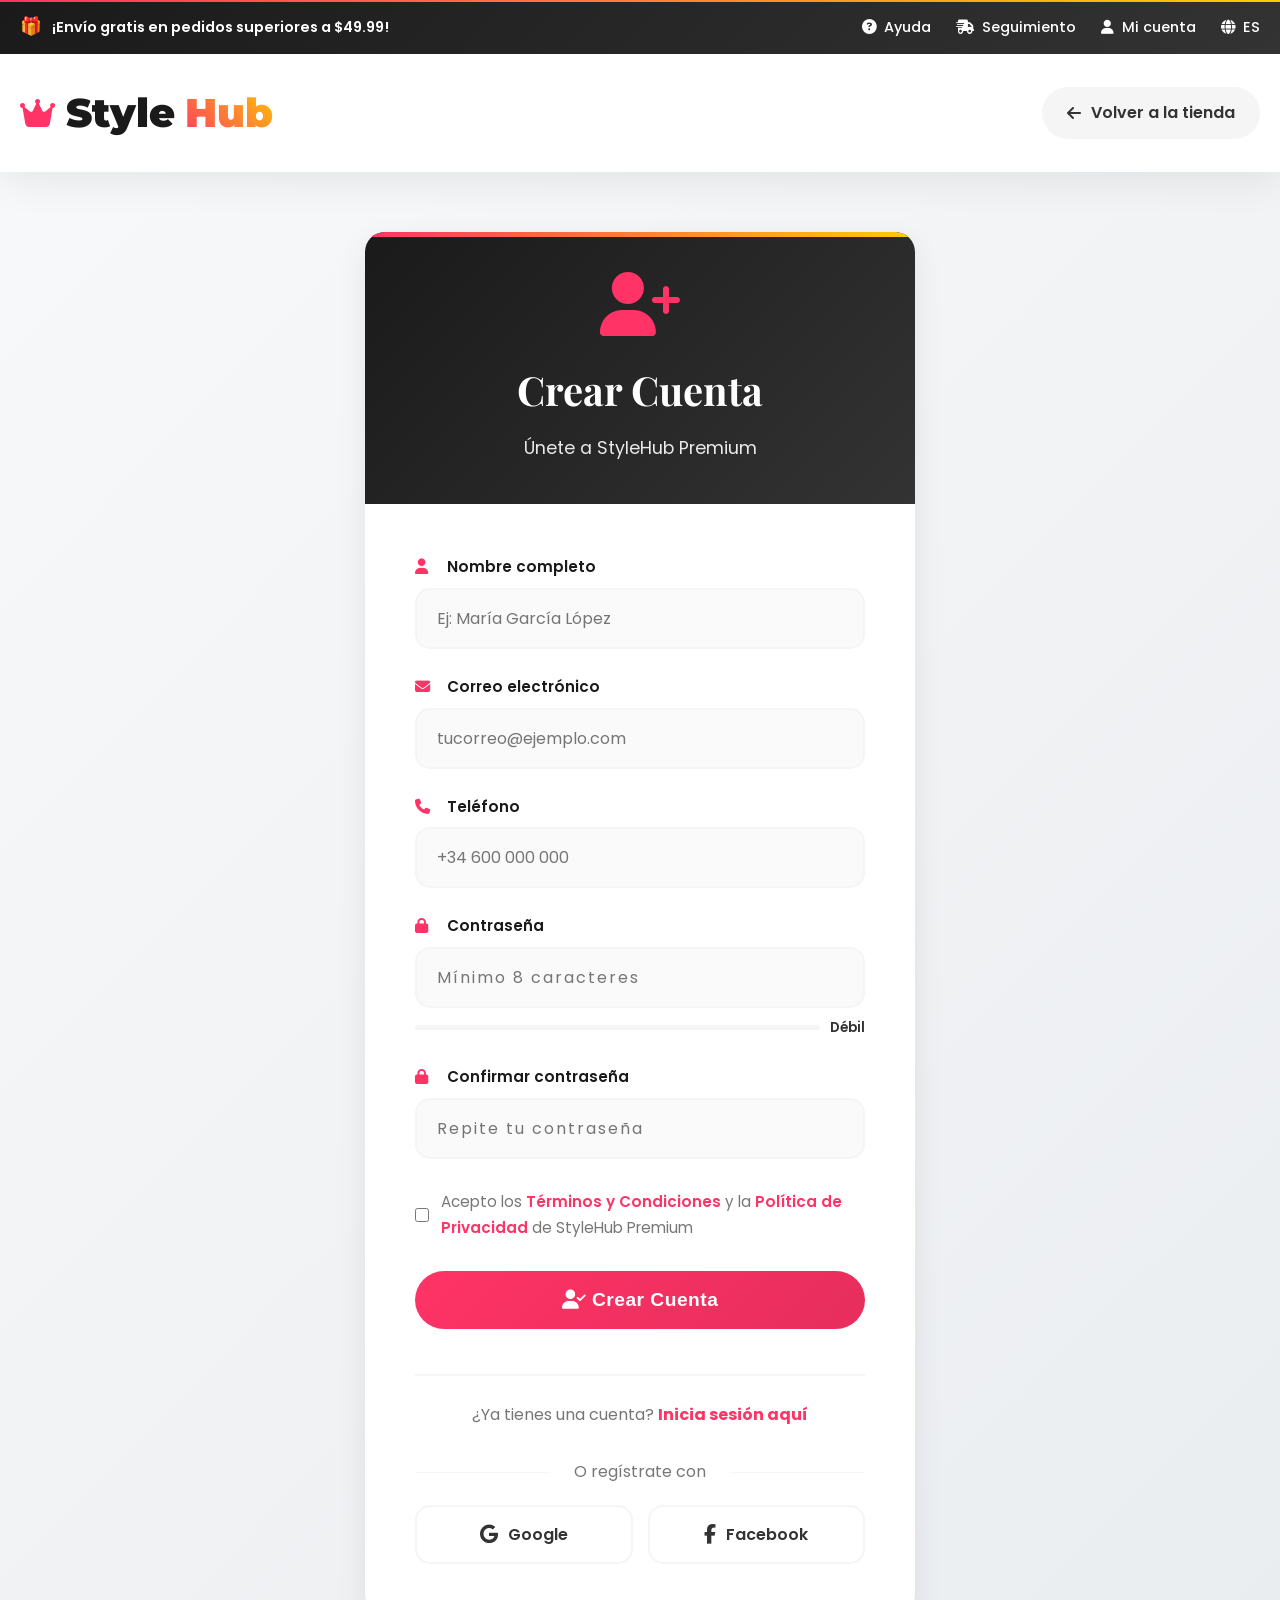
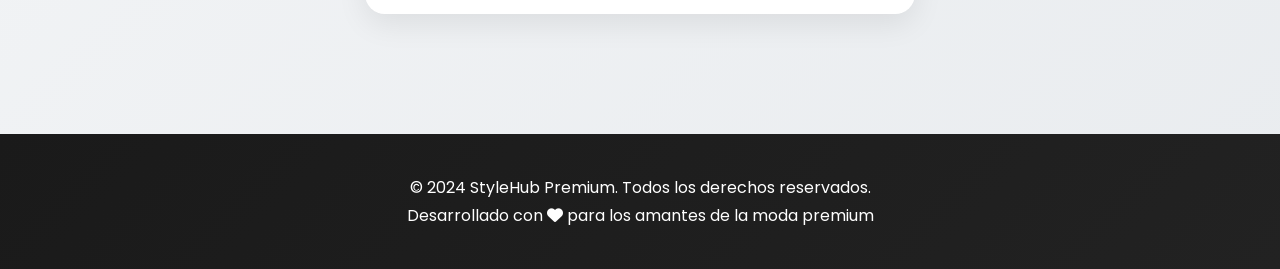
<file: registro.html>
<!DOCTYPE html>
<html lang="es">
<head>
    <meta charset="UTF-8">
    <meta name="viewport" content="width=device-width, initial-scale=1.0">
    <title>Registro - StyleHub Premium</title>
    <link rel="stylesheet" href="https://cdnjs.cloudflare.com/ajax/libs/font-awesome/6.4.0/css/all.min.css">
    <link href="https://fonts.googleapis.com/css2?family=Poppins:wght@300;400;500;600;700&family=Montserrat:wght@700;800;900&family=Playfair+Display:wght@400;500;600;700&display=swap" rel="stylesheet">
    <style>
        /* ===== MISMAS VARIABLES QUE EN INDEX.HTML ===== */
        :root {
            --primary: #ff3366;
            --primary-dark: #e62e5c;
            --secondary: #1a1a1a;
            --accent: #ffcc00;
            --light: #ffffff;
            --gray: #f5f5f5;
            --dark-gray: #777;
            --text: #333;
            --shadow: 0 10px 30px rgba(0, 0, 0, 0.08);
            --transition: all 0.4s cubic-bezier(0.175, 0.885, 0.32, 1.275);
            --border-radius: 20px;
            --success: #4CAF50;
        }

        * {
            margin: 0;
            padding: 0;
            box-sizing: border-box;
        }

        body {
            font-family: 'Poppins', sans-serif;
            color: var(--text);
            line-height: 1.7;
            background: linear-gradient(135deg, #f8f9fa 0%, #e9ecef 100%);
            min-height: 100vh;
        }

        .container {
            width: 100%;
            max-width: 1400px;
            margin: 0 auto;
            padding: 0 20px;
        }

        .btn {
            display: inline-block;
            padding: 16px 40px;
            background: linear-gradient(135deg, var(--primary) 0%, var(--primary-dark) 100%);
            color: white;
            border: none;
            border-radius: 50px;
            font-weight: 700;
            font-size: 1rem;
            cursor: pointer;
            text-decoration: none;
            transition: var(--transition);
            text-align: center;
            position: relative;
            overflow: hidden;
            letter-spacing: 0.5px;
        }

        .btn::after {
            content: '';
            position: absolute;
            top: 0;
            left: 0;
            width: 100%;
            height: 100%;
            background: linear-gradient(135deg, var(--primary-dark) 0%, #d42a54 100%);
            opacity: 0;
            transition: var(--transition);
        }

        .btn:hover {
            transform: translateY(-5px);
            box-shadow: 0 15px 35px rgba(255, 51, 102, 0.3);
        }

        .btn:hover::after {
            opacity: 1;
        }

        .btn span {
            position: relative;
            z-index: 1;
        }

        .btn-outline {
            background: transparent;
            border: 2px solid var(--primary);
            color: var(--primary);
        }

        .btn-outline:hover {
            background: var(--primary);
            color: white;
        }

        /* ===== TOP BAR (IGUAL QUE INDEX) ===== */
        .top-bar {
            background: linear-gradient(135deg, var(--secondary) 0%, #333 100%);
            color: white;
            padding: 12px 0;
            font-size: 0.9rem;
            position: relative;
            overflow: hidden;
        }

        .top-bar::before {
            content: '';
            position: absolute;
            top: 0;
            left: 0;
            right: 0;
            height: 2px;
            background: linear-gradient(90deg, var(--primary), var(--accent));
        }

        .top-bar-content {
            display: flex;
            justify-content: space-between;
            align-items: center;
        }

        .top-message {
            font-weight: 600;
            display: flex;
            align-items: center;
            gap: 10px;
        }

        .top-message::before {
            content: '🎁';
            font-size: 1.1rem;
        }

        .top-links {
            display: flex;
            gap: 25px;
        }

        .top-links a {
            color: white;
            text-decoration: none;
            transition: var(--transition);
            display: flex;
            align-items: center;
            gap: 8px;
            font-weight: 500;
        }

        .top-links a:hover {
            color: var(--primary);
            transform: translateY(-2px);
        }

        /* ===== HEADER SIMPLIFICADO ===== */
        .main-header {
            padding: 25px 0;
            background: white;
            box-shadow: 0 8px 40px rgba(0, 0, 0, 0.08);
        }

        .header-content {
            display: flex;
            align-items: center;
            justify-content: space-between;
        }

        .logo {
            font-family: 'Montserrat', sans-serif;
            font-size: 2.5rem;
            font-weight: 900;
            color: var(--secondary);
            text-decoration: none;
            display: flex;
            align-items: center;
            gap: 10px;
            transition: var(--transition);
        }

        .logo:hover {
            transform: scale(1.02);
        }

        .logo i {
            color: var(--primary);
            font-size: 2rem;
        }

        .logo span {
            color: var(--primary);
            background: linear-gradient(45deg, var(--primary), var(--accent));
            -webkit-background-clip: text;
            background-clip: text;
            color: transparent;
        }

        .back-home {
            display: flex;
            align-items: center;
            gap: 10px;
            color: var(--text);
            text-decoration: none;
            font-weight: 600;
            padding: 12px 25px;
            border-radius: 50px;
            transition: var(--transition);
            background: var(--gray);
        }

        .back-home:hover {
            background: var(--primary);
            color: white;
            transform: translateX(-5px);
        }

        /* ===== FORMULARIO DE REGISTRO PREMIUM ===== */
        .register-section {
            padding: 60px 0;
        }

        .register-container {
            max-width: 550px;
            margin: 0 auto;
            background: white;
            border-radius: var(--border-radius);
            box-shadow: var(--shadow);
            overflow: hidden;
            animation: fadeInUp 0.8s cubic-bezier(0.175, 0.885, 0.32, 1.275) forwards;
        }

        .register-header {
            background: linear-gradient(135deg, var(--secondary) 0%, #333 100%);
            color: white;
            padding: 40px;
            text-align: center;
            position: relative;
            overflow: hidden;
        }

        .register-header::before {
            content: '';
            position: absolute;
            top: 0;
            left: 0;
            right: 0;
            height: 5px;
            background: linear-gradient(90deg, var(--primary), var(--accent));
        }

        .register-header h2 {
            font-family: 'Playfair Display', serif;
            font-size: 2.5rem;
            font-weight: 700;
            margin-bottom: 10px;
        }

        .register-header p {
            opacity: 0.9;
            font-size: 1.1rem;
        }

        .register-header i {
            font-size: 4rem;
            color: var(--primary);
            margin-bottom: 20px;
            animation: float 3s ease-in-out infinite;
        }

        .register-form {
            padding: 50px;
        }

        .form-group {
            margin-bottom: 25px;
            position: relative;
        }

        .form-group label {
            display: block;
            margin-bottom: 8px;
            font-weight: 600;
            color: var(--secondary);
            font-size: 0.95rem;
        }

        .form-group label i {
            color: var(--primary);
            margin-right: 8px;
            width: 20px;
        }

        .form-group input {
            width: 100%;
            padding: 16px 20px;
            border: 2px solid var(--gray);
            border-radius: 15px;
            font-size: 1rem;
            font-family: 'Poppins', sans-serif;
            transition: var(--transition);
            background: #fafafa;
        }

        .form-group input:focus {
            outline: none;
            border-color: var(--primary);
            background: white;
            box-shadow: 0 0 0 4px rgba(255, 51, 102, 0.1);
        }

        .form-group input[type="password"] {
            letter-spacing: 2px;
        }

        .form-group input.error {
            border-color: #f44336;
        }

        .password-strength {
            margin-top: 8px;
            font-size: 0.85rem;
            display: flex;
            align-items: center;
            gap: 10px;
        }

        .strength-bar {
            flex: 1;
            height: 5px;
            background: var(--gray);
            border-radius: 5px;
            overflow: hidden;
        }

        .strength-bar-fill {
            height: 100%;
            width: 0;
            transition: var(--transition);
            border-radius: 5px;
        }

        .strength-text {
            font-weight: 600;
        }

        .terms-group {
            display: flex;
            align-items: center;
            gap: 12px;
            margin: 30px 0;
        }

        .terms-group input[type="checkbox"] {
            width: 22px;
            height: 22px;
            cursor: pointer;
            accent-color: var(--primary);
        }

        .terms-group label {
            font-size: 0.95rem;
            color: var(--dark-gray);
            cursor: pointer;
        }

        .terms-group a {
            color: var(--primary);
            text-decoration: none;
            font-weight: 600;
        }

        .terms-group a:hover {
            text-decoration: underline;
        }

        .register-btn {
            width: 100%;
            padding: 18px;
            font-size: 1.2rem;
            margin-bottom: 20px;
        }

        .login-link {
            text-align: center;
            margin-top: 25px;
            padding-top: 25px;
            border-top: 2px solid var(--gray);
        }

        .login-link p {
            color: var(--dark-gray);
        }

        .login-link a {
            color: var(--primary);
            text-decoration: none;
            font-weight: 700;
            transition: var(--transition);
        }

        .login-link a:hover {
            color: var(--primary-dark);
            text-decoration: underline;
        }

        .social-register {
            margin-top: 30px;
        }

        .social-register p {
            text-align: center;
            margin-bottom: 20px;
            position: relative;
            color: var(--dark-gray);
        }

        .social-register p::before,
        .social-register p::after {
            content: '';
            position: absolute;
            top: 50%;
            width: 30%;
            height: 1px;
            background: var(--gray);
        }

        .social-register p::before {
            left: 0;
        }

        .social-register p::after {
            right: 0;
        }

        .social-buttons {
            display: flex;
            gap: 15px;
            justify-content: center;
        }

        .social-btn {
            flex: 1;
            padding: 14px;
            border: 2px solid var(--gray);
            background: white;
            border-radius: 15px;
            display: flex;
            align-items: center;
            justify-content: center;
            gap: 10px;
            font-weight: 600;
            cursor: pointer;
            transition: var(--transition);
            color: var(--text);
            text-decoration: none;
        }

        .social-btn:hover {
            transform: translateY(-5px);
            border-color: var(--primary);
            background: rgba(255, 51, 102, 0.02);
        }

        .social-btn.google:hover {
            border-color: #DB4437;
            color: #DB4437;
        }

        .social-btn.facebook:hover {
            border-color: #4267B2;
            color: #4267B2;
        }

        .social-btn i {
            font-size: 1.2rem;
        }

        /* ===== NOTIFICACIONES ===== */
        .notification {
            position: fixed;
            top: 30px;
            right: 30px;
            background: linear-gradient(135deg, var(--success) 0%, #45a049 100%);
            color: white;
            padding: 20px 30px;
            border-radius: 15px;
            display: flex;
            align-items: center;
            gap: 15px;
            z-index: 10000;
            box-shadow: 0 10px 30px rgba(76, 175, 80, 0.3);
            animation: slideIn 0.4s ease, fadeOut 0.4s ease 2.6s;
            font-weight: 500;
        }

        .notification.error {
            background: linear-gradient(135deg, #f44336 0%, #d32f2f 100%);
            box-shadow: 0 10px 30px rgba(244, 67, 54, 0.3);
        }

        .notification.info {
            background: linear-gradient(135deg, #2196F3 0%, #1976D2 100%);
            box-shadow: 0 10px 30px rgba(33, 150, 243, 0.3);
        }

        /* ===== LOADING SPINNER ===== */
        .loading-spinner {
            display: inline-block;
            width: 20px;
            height: 20px;
            border: 3px solid rgba(255,255,255,.3);
            border-radius: 50%;
            border-top-color: #fff;
            animation: spin 1s ease-in-out infinite;
        }

        @keyframes spin {
            to { transform: rotate(360deg); }
        }

        /* ===== ANIMACIONES ===== */
        @keyframes fadeInUp {
            from {
                opacity: 0;
                transform: translateY(40px) scale(0.95);
            }
            to {
                opacity: 1;
                transform: translateY(0) scale(1);
            }
        }

        @keyframes slideIn {
            from { transform: translateX(100%); opacity: 0; }
            to { transform: translateX(0); opacity: 1; }
        }

        @keyframes fadeOut {
            from { opacity: 1; }
            to { opacity: 0; }
        }

        @keyframes float {
            0%, 100% { transform: translateY(0); }
            50% { transform: translateY(-20px); }
        }

        /* ===== RESPONSIVE ===== */
        @media (max-width: 768px) {
            .top-bar-content {
                flex-direction: column;
                gap: 12px;
                text-align: center;
            }
            
            .top-links {
                flex-wrap: wrap;
                justify-content: center;
                gap: 15px;
            }
            
            .register-header h2 {
                font-size: 2rem;
            }
            
            .register-form {
                padding: 30px 20px;
            }
            
            .social-buttons {
                flex-direction: column;
            }
            
            .notification {
                top: 20px;
                right: 20px;
                left: 20px;
                padding: 15px 20px;
            }
        }

        @media (max-width: 576px) {
            .register-header {
                padding: 30px 20px;
            }
            
            .register-header h2 {
                font-size: 1.8rem;
            }
            
            .header-content {
                flex-direction: column;
                gap: 20px;
            }
        }
    </style>
</head>
<body>
    <!-- Top Bar (Igual que en index.html) -->
    <div class="top-bar">
        <div class="container top-bar-content">
            <div class="top-message">¡Envío gratis en pedidos superiores a $49.99!</div>
            <div class="top-links">
                <a href="#"><i class="fas fa-question-circle"></i> Ayuda</a>
                <a href="#"><i class="fas fa-shipping-fast"></i> Seguimiento</a>
                <a href="registro.html" id="topAccountLink"><i class="fas fa-user"></i> Mi cuenta</a>
                <a href="#" class="language-selector"><i class="fas fa-globe"></i> ES</a>
            </div>
        </div>
    </div>

    <!-- Header con enlace a index.html -->
    <header class="main-header">
        <div class="container header-content">
            <a href="index.html" class="logo">
                <i class="fas fa-crown"></i>
                Style<span>Hub</span>
            </a>
            
            <a href="index.html" class="back-home">
                <i class="fas fa-arrow-left"></i>
                Volver a la tienda
            </a>
        </div>
    </header>

    <!-- Sección de Registro -->
    <section class="register-section">
        <div class="container">
            <div class="register-container">
                <div class="register-header">
                    <i class="fas fa-user-plus"></i>
                    <h2>Crear Cuenta</h2>
                    <p>Únete a StyleHub Premium</p>
                </div>
                
                <div class="register-form">
                    <form id="registerForm">
                        <div class="form-group">
                            <label><i class="fas fa-user"></i> Nombre completo</label>
                            <input type="text" id="fullName" placeholder="Ej: María García López" required>
                        </div>
                        
                        <div class="form-group">
                            <label><i class="fas fa-envelope"></i> Correo electrónico</label>
                            <input type="email" id="email" placeholder="tucorreo@ejemplo.com" required>
                        </div>
                        
                        <div class="form-group">
                            <label><i class="fas fa-phone"></i> Teléfono</label>
                            <input type="tel" id="phone" placeholder="+34 600 000 000">
                        </div>
                        
                        <div class="form-group">
                            <label><i class="fas fa-lock"></i> Contraseña</label>
                            <input type="password" id="password" placeholder="Mínimo 8 caracteres" required>
                            <div class="password-strength">
                                <div class="strength-bar">
                                    <div class="strength-bar-fill" id="strengthBar"></div>
                                </div>
                                <span class="strength-text" id="strengthText">Débil</span>
                            </div>
                        </div>
                        
                        <div class="form-group">
                            <label><i class="fas fa-lock"></i> Confirmar contraseña</label>
                            <input type="password" id="confirmPassword" placeholder="Repite tu contraseña" required>
                        </div>
                        
                        <div class="terms-group">
                            <input type="checkbox" id="terms" required>
                            <label for="terms">
                                Acepto los <a href="#">Términos y Condiciones</a> y la 
                                <a href="#">Política de Privacidad</a> de StyleHub Premium
                            </label>
                        </div>
                        
                        <button type="submit" class="btn register-btn" id="registerBtn">
                            <span><i class="fas fa-user-check"></i> Crear Cuenta</span>
                        </button>
                    </form>
                    
                    <div class="login-link">
                        <p>¿Ya tienes una cuenta? <a href="usuarios.html">Inicia sesión aquí</a></p>
                    </div>
                    
                    <div class="social-register">
                        <p>O regístrate con</p>
                        <div class="social-buttons">
                            <a href="#" class="social-btn google" id="googleRegister">
                                <i class="fab fa-google"></i>
                                Google
                            </a>
                            <a href="#" class="social-btn facebook" id="facebookRegister">
                                <i class="fab fa-facebook-f"></i>
                                Facebook
                            </a>
                        </div>
                    </div>
                </div>
            </div>
        </div>
    </section>

    <!-- Footer simplificado -->
    <footer style="background: linear-gradient(135deg, var(--secondary) 0%, #222 100%); color: white; padding: 40px 0; margin-top: 60px;">
        <div class="container">
            <div class="copyright" style="text-align: center;">
                <p>&copy; 2024 StyleHub Premium. Todos los derechos reservados.</p>
                <p>Desarrollado con <i class="fas fa-heart"></i> para los amantes de la moda premium</p>
            </div>
        </div>
    </footer>

    <script>
        // Constantes
        const API_URL = 'http://localhost:3000/api';

        // Función para mostrar notificaciones
        function showNotification(message, isError = false, type = 'success') {
            const notification = document.createElement('div');
            notification.className = `notification ${isError ? 'error' : type}`;
            notification.innerHTML = `
                <i class="fas ${isError ? 'fa-exclamation-circle' : type === 'info' ? 'fa-info-circle' : 'fa-check-circle'}"></i>
                <span>${message}</span>
            `;
            
            document.body.appendChild(notification);
            
            setTimeout(() => {
                if (notification.parentNode) {
                    notification.parentNode.removeChild(notification);
                }
            }, 3000);
        }

        // Función para actualizar la UI según el estado del usuario
        function updateUserInterface() {
            const currentUser = JSON.parse(localStorage.getItem('currentUser'));
            const topAccountLink = document.getElementById('topAccountLink');
            
            if (currentUser) {
                // Usuario logueado - mostrar su nombre
                const firstName = currentUser.fullName.split(' ')[0];
                
                if (topAccountLink) {
                    topAccountLink.innerHTML = `<i class="fas fa-user-circle"></i> ${firstName}`;
                    topAccountLink.href = 'usuarios.html';
                }
            } else {
                // Usuario no logueado
                if (topAccountLink) {
                    topAccountLink.innerHTML = '<i class="fas fa-user"></i> Mi cuenta';
                    topAccountLink.href = 'registro.html';
                }
            }
        }

        // Medidor de fortaleza de contraseña
        document.getElementById('password').addEventListener('input', function() {
            const password = this.value;
            const strengthBar = document.getElementById('strengthBar');
            const strengthText = document.getElementById('strengthText');
            
            let strength = 0;
            
            if (password.length >= 8) strength += 25;
            if (password.match(/[a-z]+/)) strength += 25;
            if (password.match(/[A-Z]+/)) strength += 25;
            if (password.match(/[0-9]+/)) strength += 25;
            if (password.match(/[$@#&!]+/)) strength += 25;
            
            // Limitar a 100
            strength = Math.min(strength, 100);
            
            // Actualizar barra
            strengthBar.style.width = strength + '%';
            
            // Cambiar color y texto según fortaleza
            if (strength < 30) {
                strengthBar.style.background = '#f44336';
                strengthText.textContent = 'Débil';
                strengthText.style.color = '#f44336';
            } else if (strength < 60) {
                strengthBar.style.background = '#ff9800';
                strengthText.textContent = 'Media';
                strengthText.style.color = '#ff9800';
            } else if (strength < 90) {
                strengthBar.style.background = '#2196F3';
                strengthText.textContent = 'Fuerte';
                strengthText.style.color = '#2196F3';
            } else {
                strengthBar.style.background = '#4CAF50';
                strengthText.textContent = 'Muy fuerte';
                strengthText.style.color = '#4CAF50';
            }
        });

        // Manejar el registro con backend
        document.getElementById('registerForm').addEventListener('submit', async function(e) {
            e.preventDefault();
            
            // Obtener valores
            const fullName = document.getElementById('fullName').value.trim();
            const email = document.getElementById('email').value.trim();
            const phone = document.getElementById('phone').value.trim();
            const password = document.getElementById('password').value;
            const confirmPassword = document.getElementById('confirmPassword').value;
            const terms = document.getElementById('terms').checked;
            const registerBtn = document.getElementById('registerBtn');
            
            // Validaciones
            if (!fullName || !email || !password || !confirmPassword) {
                showNotification('Por favor completa todos los campos obligatorios', true);
                return;
            }
            
            if (password !== confirmPassword) {
                showNotification('Las contraseñas no coinciden', true);
                return;
            }
            
            if (password.length < 8) {
                showNotification('La contraseña debe tener al menos 8 caracteres', true);
                return;
            }
            
            if (!terms) {
                showNotification('Debes aceptar los términos y condiciones', true);
                return;
            }
            
            // Validar email
            const emailRegex = /^[^\s@]+@[^\s@]+\.[^\s@]+$/;
            if (!emailRegex.test(email)) {
                showNotification('Por favor ingresa un email válido', true);
                return;
            }
            
            // Deshabilitar botón durante la petición
            registerBtn.disabled = true;
            registerBtn.innerHTML = '<span><i class="fas fa-spinner fa-spin"></i> Registrando...</span>';
            
            try {
                const response = await fetch(`${API_URL}/auth/register`, {
                    method: 'POST',
                    headers: { 'Content-Type': 'application/json' },
                    body: JSON.stringify({ fullName, email, phone, password })
                });

                const data = await response.json();

                if (response.ok) {
                    // Registro exitoso
                    localStorage.setItem('token', data.token);
                    localStorage.setItem('currentUser', JSON.stringify(data.user));
                    
                    showNotification(`¡Bienvenido/a ${fullName}! Registro exitoso.`);
                    
                    // Actualizar UI
                    updateUserInterface();
                    
                    // Redirigir a index.html después de 1.5 segundos
                    setTimeout(() => {
                        window.location.href = 'index.html';
                    }, 1500);
                } else {
                    // Registro fallido
                    showNotification(data.message || 'Error en el registro', true);
                    
                    // Reactivar botón
                    registerBtn.disabled = false;
                    registerBtn.innerHTML = '<span><i class="fas fa-user-check"></i> Crear Cuenta</span>';
                }
            } catch (error) {
                showNotification('Error de conexión con el servidor', true);
                console.error('Error en registro:', error);
                
                // Reactivar botón
                registerBtn.disabled = false;
                registerBtn.innerHTML = '<span><i class="fas fa-user-check"></i> Crear Cuenta</span>';
            }
        });

        // Verificar si ya hay sesión iniciada
        document.addEventListener('DOMContentLoaded', function() {
            updateUserInterface();
            
            const currentUser = JSON.parse(localStorage.getItem('currentUser'));
            const token = localStorage.getItem('token');
            
            if (currentUser && token) {
                // Si ya hay sesión, preguntar si quiere cerrar sesión
                if (confirm(`Ya tienes una sesión activa como ${currentUser.fullName}. ¿Quieres cerrar sesión para crear una nueva cuenta?`)) {
                    localStorage.removeItem('currentUser');
                    localStorage.removeItem('token');
                    updateUserInterface();
                } else {
                    window.location.href = 'index.html';
                }
            }
        });

        // Simular registro con Google (placeholder)
        document.getElementById('googleRegister').addEventListener('click', function(e) {
            e.preventDefault();
            showNotification('Redirigiendo a Google...', false, 'info');
        });

        // Simular registro con Facebook (placeholder)
        document.getElementById('facebookRegister').addEventListener('click', function(e) {
            e.preventDefault();
            showNotification('Redirigiendo a Facebook...', false, 'info');
        });
    </script>
</body>
</html>
</file>
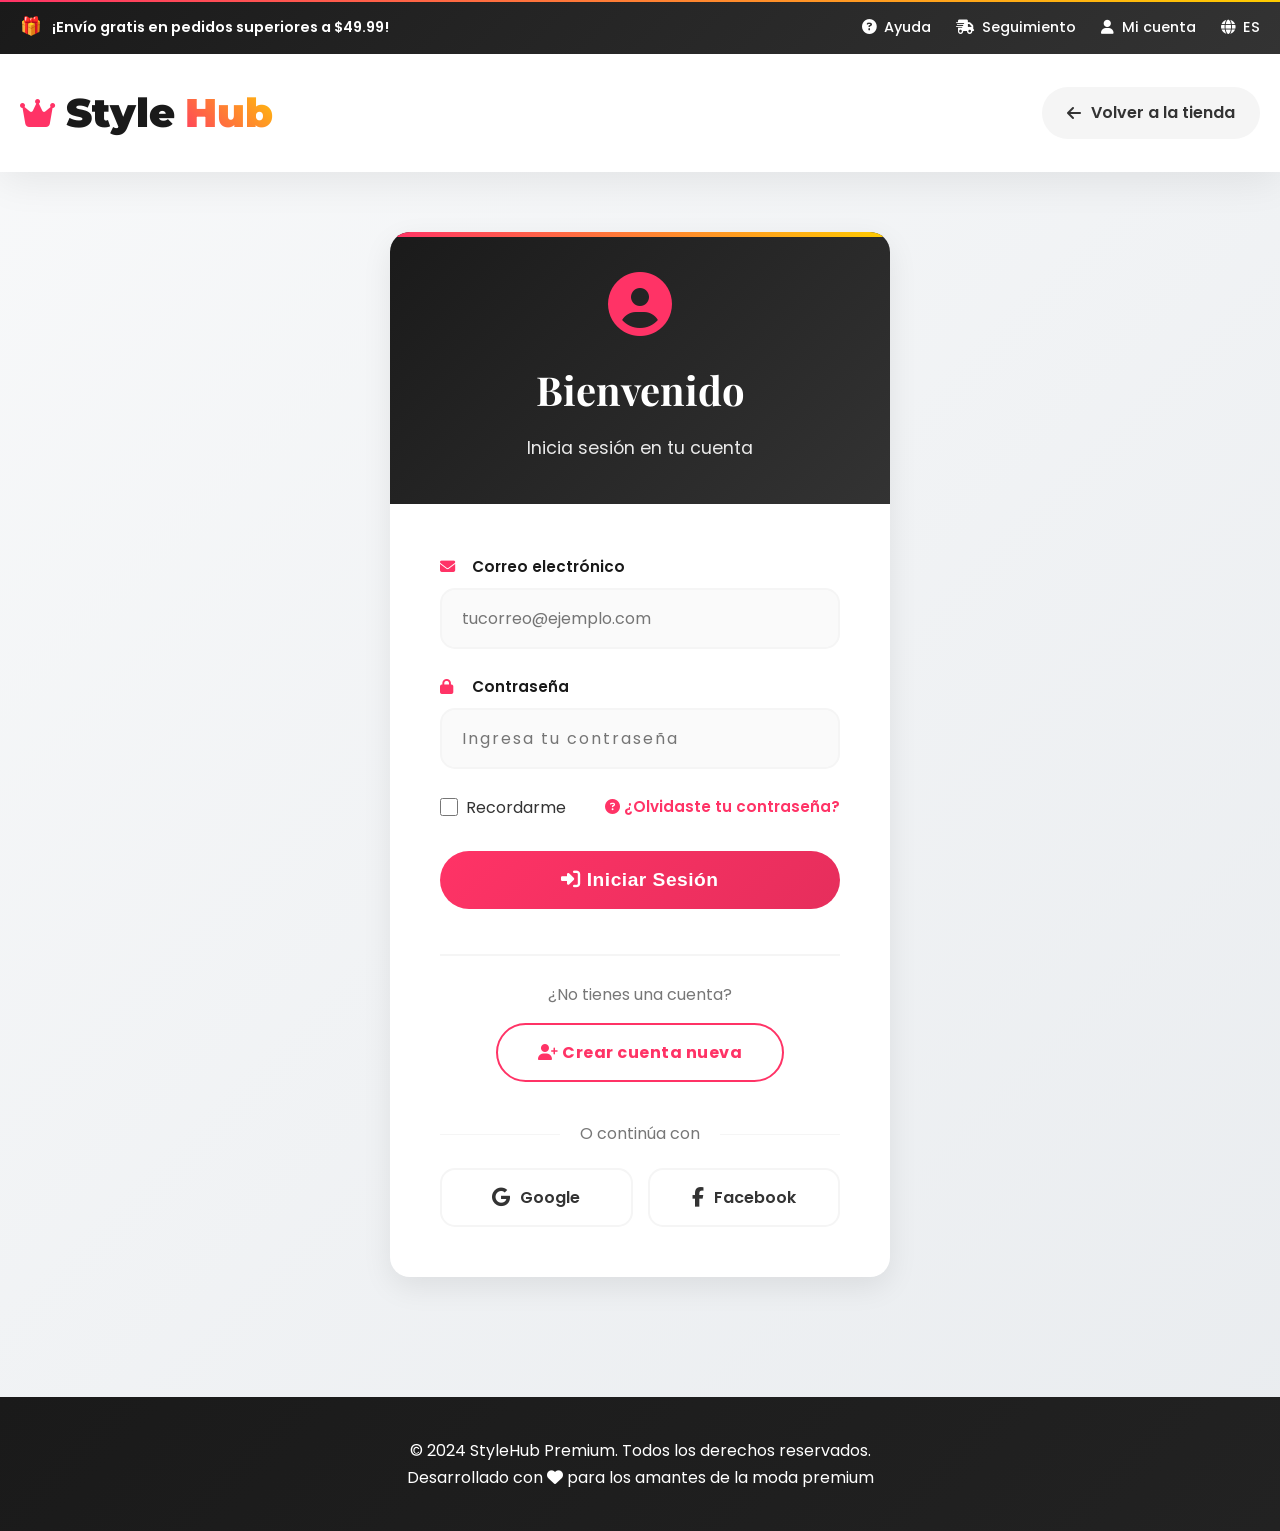
<file: usuarios.html>
<!DOCTYPE html>
<html lang="es">
<head>
    <meta charset="UTF-8">
    <meta name="viewport" content="width=device-width, initial-scale=1.0">
    <title>Iniciar Sesión - StyleHub Premium</title>
    <link rel="stylesheet" href="https://cdnjs.cloudflare.com/ajax/libs/font-awesome/6.4.0/css/all.min.css">
    <link href="https://fonts.googleapis.com/css2?family=Poppins:wght@300;400;500;600;700&family=Montserrat:wght@700;800;900&family=Playfair+Display:wght@400;500;600;700&display=swap" rel="stylesheet">
    <style>
        /* ===== MISMAS VARIABLES QUE EN INDEX.HTML ===== */
        :root {
            --primary: #ff3366;
            --primary-dark: #e62e5c;
            --secondary: #1a1a1a;
            --accent: #ffcc00;
            --light: #ffffff;
            --gray: #f5f5f5;
            --dark-gray: #777;
            --text: #333;
            --shadow: 0 10px 30px rgba(0, 0, 0, 0.08);
            --transition: all 0.4s cubic-bezier(0.175, 0.885, 0.32, 1.275);
            --border-radius: 20px;
            --success: #4CAF50;
        }

        * {
            margin: 0;
            padding: 0;
            box-sizing: border-box;
        }

        body {
            font-family: 'Poppins', sans-serif;
            color: var(--text);
            line-height: 1.7;
            background: linear-gradient(135deg, #f8f9fa 0%, #e9ecef 100%);
            min-height: 100vh;
        }

        .container {
            width: 100%;
            max-width: 1400px;
            margin: 0 auto;
            padding: 0 20px;
        }

        .btn {
            display: inline-block;
            padding: 16px 40px;
            background: linear-gradient(135deg, var(--primary) 0%, var(--primary-dark) 100%);
            color: white;
            border: none;
            border-radius: 50px;
            font-weight: 700;
            font-size: 1rem;
            cursor: pointer;
            text-decoration: none;
            transition: var(--transition);
            text-align: center;
            position: relative;
            overflow: hidden;
            letter-spacing: 0.5px;
        }

        .btn::after {
            content: '';
            position: absolute;
            top: 0;
            left: 0;
            width: 100%;
            height: 100%;
            background: linear-gradient(135deg, var(--primary-dark) 0%, #d42a54 100%);
            opacity: 0;
            transition: var(--transition);
        }

        .btn:hover {
            transform: translateY(-5px);
            box-shadow: 0 15px 35px rgba(255, 51, 102, 0.3);
        }

        .btn:hover::after {
            opacity: 1;
        }

        .btn span {
            position: relative;
            z-index: 1;
        }

        .btn-outline {
            background: transparent;
            color: var(--primary);
            border: 2px solid var(--primary);
        }

        .btn-outline:hover {
            background: var(--primary);
            color: white;
        }

        /* ===== TOP BAR (IGUAL QUE INDEX) ===== */
        .top-bar {
            background: linear-gradient(135deg, var(--secondary) 0%, #333 100%);
            color: white;
            padding: 12px 0;
            font-size: 0.9rem;
            position: relative;
            overflow: hidden;
        }

        .top-bar::before {
            content: '';
            position: absolute;
            top: 0;
            left: 0;
            right: 0;
            height: 2px;
            background: linear-gradient(90deg, var(--primary), var(--accent));
        }

        .top-bar-content {
            display: flex;
            justify-content: space-between;
            align-items: center;
        }

        .top-message {
            font-weight: 600;
            display: flex;
            align-items: center;
            gap: 10px;
        }

        .top-message::before {
            content: '🎁';
            font-size: 1.1rem;
        }

        .top-links {
            display: flex;
            gap: 25px;
        }

        .top-links a {
            color: white;
            text-decoration: none;
            transition: var(--transition);
            display: flex;
            align-items: center;
            gap: 8px;
            font-weight: 500;
        }

        .top-links a:hover {
            color: var(--primary);
            transform: translateY(-2px);
        }

        /* ===== HEADER SIMPLIFICADO ===== */
        .main-header {
            padding: 25px 0;
            background: white;
            box-shadow: 0 8px 40px rgba(0, 0, 0, 0.08);
        }

        .header-content {
            display: flex;
            align-items: center;
            justify-content: space-between;
        }

        .logo {
            font-family: 'Montserrat', sans-serif;
            font-size: 2.5rem;
            font-weight: 900;
            color: var(--secondary);
            text-decoration: none;
            display: flex;
            align-items: center;
            gap: 10px;
            transition: var(--transition);
        }

        .logo:hover {
            transform: scale(1.02);
        }

        .logo i {
            color: var(--primary);
            font-size: 2rem;
        }

        .logo span {
            color: var(--primary);
            background: linear-gradient(45deg, var(--primary), var(--accent));
            -webkit-background-clip: text;
            background-clip: text;
            color: transparent;
        }

        .back-home {
            display: flex;
            align-items: center;
            gap: 10px;
            color: var(--text);
            text-decoration: none;
            font-weight: 600;
            padding: 12px 25px;
            border-radius: 50px;
            transition: var(--transition);
            background: var(--gray);
        }

        .back-home:hover {
            background: var(--primary);
            color: white;
            transform: translateX(-5px);
        }

        /* ===== LOGIN SECTION ===== */
        .login-section {
            padding: 60px 0;
        }

        .login-container {
            max-width: 500px;
            margin: 0 auto;
            background: white;
            border-radius: var(--border-radius);
            box-shadow: var(--shadow);
            overflow: hidden;
            animation: fadeInUp 0.8s cubic-bezier(0.175, 0.885, 0.32, 1.275) forwards;
        }

        .login-header {
            background: linear-gradient(135deg, var(--secondary) 0%, #333 100%);
            color: white;
            padding: 40px;
            text-align: center;
            position: relative;
            overflow: hidden;
        }

        .login-header::before {
            content: '';
            position: absolute;
            top: 0;
            left: 0;
            right: 0;
            height: 5px;
            background: linear-gradient(90deg, var(--primary), var(--accent));
        }

        .login-header h2 {
            font-family: 'Playfair Display', serif;
            font-size: 2.5rem;
            font-weight: 700;
            margin-bottom: 10px;
        }

        .login-header p {
            opacity: 0.9;
            font-size: 1.1rem;
        }

        .login-header i {
            font-size: 4rem;
            color: var(--primary);
            margin-bottom: 20px;
            animation: float 3s ease-in-out infinite;
        }

        .login-form {
            padding: 50px;
        }

        .form-group {
            margin-bottom: 25px;
            position: relative;
        }

        .form-group label {
            display: block;
            margin-bottom: 8px;
            font-weight: 600;
            color: var(--secondary);
            font-size: 0.95rem;
        }

        .form-group label i {
            color: var(--primary);
            margin-right: 8px;
            width: 20px;
        }

        .form-group input {
            width: 100%;
            padding: 16px 20px;
            border: 2px solid var(--gray);
            border-radius: 15px;
            font-size: 1rem;
            font-family: 'Poppins', sans-serif;
            transition: var(--transition);
            background: #fafafa;
        }

        .form-group input:focus {
            outline: none;
            border-color: var(--primary);
            background: white;
            box-shadow: 0 0 0 4px rgba(255, 51, 102, 0.1);
        }

        .form-group input[type="password"] {
            letter-spacing: 2px;
        }

        .form-group input.error {
            border-color: #f44336;
        }

        .form-options {
            display: flex;
            justify-content: space-between;
            align-items: center;
            margin: 20px 0 30px;
        }

        .remember-me {
            display: flex;
            align-items: center;
            gap: 8px;
            cursor: pointer;
        }

        .remember-me input[type="checkbox"] {
            width: 18px;
            height: 18px;
            cursor: pointer;
            accent-color: var(--primary);
        }

        .forgot-password {
            color: var(--primary);
            text-decoration: none;
            font-weight: 600;
            font-size: 0.95rem;
            transition: var(--transition);
        }

        .forgot-password:hover {
            color: var(--primary-dark);
            text-decoration: underline;
        }

        .login-btn {
            width: 100%;
            padding: 18px;
            font-size: 1.2rem;
            margin-bottom: 20px;
        }

        .register-link {
            text-align: center;
            margin-top: 25px;
            padding-top: 25px;
            border-top: 2px solid var(--gray);
        }

        .register-link p {
            color: var(--dark-gray);
            margin-bottom: 15px;
        }

        .register-link a {
            color: var(--primary);
            text-decoration: none;
            font-weight: 700;
            transition: var(--transition);
        }

        .register-link a:hover {
            color: var(--primary-dark);
            text-decoration: underline;
        }

        .social-login {
            margin-top: 30px;
        }

        .social-login p {
            text-align: center;
            margin-bottom: 20px;
            position: relative;
            color: var(--dark-gray);
        }

        .social-login p::before,
        .social-login p::after {
            content: '';
            position: absolute;
            top: 50%;
            width: 30%;
            height: 1px;
            background: var(--gray);
        }

        .social-login p::before {
            left: 0;
        }

        .social-login p::after {
            right: 0;
        }

        .social-buttons {
            display: flex;
            gap: 15px;
            justify-content: center;
        }

        .social-btn {
            flex: 1;
            padding: 14px;
            border: 2px solid var(--gray);
            background: white;
            border-radius: 15px;
            display: flex;
            align-items: center;
            justify-content: center;
            gap: 10px;
            font-weight: 600;
            cursor: pointer;
            transition: var(--transition);
            color: var(--text);
            text-decoration: none;
        }

        .social-btn:hover {
            transform: translateY(-5px);
            border-color: var(--primary);
            background: rgba(255, 51, 102, 0.02);
        }

        .social-btn.google:hover {
            border-color: #DB4437;
            color: #DB4437;
        }

        .social-btn.facebook:hover {
            border-color: #4267B2;
            color: #4267B2;
        }

        .social-btn i {
            font-size: 1.2rem;
        }

        /* ===== NOTIFICACIONES ===== */
        .notification {
            position: fixed;
            top: 30px;
            right: 30px;
            padding: 20px 30px;
            border-radius: 15px;
            display: flex;
            align-items: center;
            gap: 15px;
            z-index: 10000;
            box-shadow: 0 10px 30px rgba(0, 0, 0, 0.2);
            animation: slideIn 0.4s ease, fadeOut 0.4s ease 2.6s;
            font-weight: 500;
            color: white;
        }

        .notification.success {
            background: linear-gradient(135deg, var(--success) 0%, #45a049 100%);
        }

        .notification.error {
            background: linear-gradient(135deg, #f44336 0%, #d32f2f 100%);
        }

        .notification.info {
            background: linear-gradient(135deg, #2196F3 0%, #1976D2 100%);
        }

        /* ===== ANIMACIONES ===== */
        @keyframes fadeInUp {
            from {
                opacity: 0;
                transform: translateY(40px) scale(0.95);
            }
            to {
                opacity: 1;
                transform: translateY(0) scale(1);
            }
        }

        @keyframes slideIn {
            from { transform: translateX(100%); opacity: 0; }
            to { transform: translateX(0); opacity: 1; }
        }

        @keyframes fadeOut {
            from { opacity: 1; }
            to { opacity: 0; }
        }

        @keyframes float {
            0%, 100% { transform: translateY(0); }
            50% { transform: translateY(-20px); }
        }

        /* ===== RESPONSIVE ===== */
        @media (max-width: 768px) {
            .top-bar-content {
                flex-direction: column;
                gap: 12px;
                text-align: center;
            }
            
            .top-links {
                flex-wrap: wrap;
                justify-content: center;
                gap: 15px;
            }
            
            .login-header h2 {
                font-size: 2rem;
            }
            
            .login-form {
                padding: 30px 20px;
            }
            
            .social-buttons {
                flex-direction: column;
            }
            
            .notification {
                top: 20px;
                right: 20px;
                left: 20px;
                padding: 15px 20px;
            }
        }

        @media (max-width: 576px) {
            .login-header {
                padding: 30px 20px;
            }
            
            .login-header h2 {
                font-size: 1.8rem;
            }
            
            .header-content {
                flex-direction: column;
                gap: 20px;
            }
            
            .form-options {
                flex-direction: column;
                gap: 15px;
                align-items: flex-start;
            }
        }

        /* ===== LOADING SPINNER ===== */
        .loading-spinner {
            display: inline-block;
            width: 20px;
            height: 20px;
            border: 3px solid rgba(255,255,255,.3);
            border-radius: 50%;
            border-top-color: #fff;
            animation: spin 1s ease-in-out infinite;
        }

        @keyframes spin {
            to { transform: rotate(360deg); }
        }
    </style>
</head>
<body>
    <!-- Top Bar (Igual que en index.html) -->
    <div class="top-bar">
        <div class="container top-bar-content">
            <div class="top-message">¡Envío gratis en pedidos superiores a $49.99!</div>
            <div class="top-links">
                <a href="#"><i class="fas fa-question-circle"></i> Ayuda</a>
                <a href="#"><i class="fas fa-shipping-fast"></i> Seguimiento</a>
                <a href="registro.html"><i class="fas fa-user"></i> Mi cuenta</a>
                <a href="#" class="language-selector"><i class="fas fa-globe"></i> ES</a>
            </div>
        </div>
    </div>

    <!-- Header con enlace a index.html -->
    <header class="main-header">
        <div class="container header-content">
            <a href="index.html" class="logo">
                <i class="fas fa-crown"></i>
                Style<span>Hub</span>
            </a>
            
            <a href="index.html" class="back-home">
                <i class="fas fa-arrow-left"></i>
                Volver a la tienda
            </a>
        </div>
    </header>

    <!-- Sección de Login -->
    <section class="login-section">
        <div class="container">
            <div class="login-container">
                <div class="login-header">
                    <i class="fas fa-user-circle"></i>
                    <h2>Bienvenido</h2>
                    <p>Inicia sesión en tu cuenta</p>
                </div>
                
                <div class="login-form">
                    <form id="loginForm">
                        <div class="form-group">
                            <label><i class="fas fa-envelope"></i> Correo electrónico</label>
                            <input type="email" id="email" placeholder="tucorreo@ejemplo.com" required>
                        </div>
                        
                        <div class="form-group">
                            <label><i class="fas fa-lock"></i> Contraseña</label>
                            <input type="password" id="password" placeholder="Ingresa tu contraseña" required>
                        </div>
                        
                        <div class="form-options">
                            <label class="remember-me">
                                <input type="checkbox" id="rememberMe">
                                <span>Recordarme</span>
                            </label>
                            <a href="#" class="forgot-password" id="forgotPassword">
                                <i class="fas fa-question-circle"></i> ¿Olvidaste tu contraseña?
                            </a>
                        </div>
                        
                        <button type="submit" class="btn login-btn" id="loginBtn">
                            <span><i class="fas fa-sign-in-alt"></i> Iniciar Sesión</span>
                        </button>
                    </form>
                    
                    <div class="register-link">
                        <p>¿No tienes una cuenta?</p>
                        <a href="registro.html" class="btn btn-outline" style="display: inline-block; padding: 14px 40px;">
                            <i class="fas fa-user-plus"></i> Crear cuenta nueva
                        </a>
                    </div>
                    
                    <div class="social-login">
                        <p>O continúa con</p>
                        <div class="social-buttons">
                            <a href="#" class="social-btn google" id="googleLogin">
                                <i class="fab fa-google"></i>
                                Google
                            </a>
                            <a href="#" class="social-btn facebook" id="facebookLogin">
                                <i class="fab fa-facebook-f"></i>
                                Facebook
                            </a>
                        </div>
                    </div>
                </div>
            </div>
        </div>
    </section>

    <!-- Modal de recuperación de contraseña (oculto por defecto) -->
    <div id="forgotModal" style="display: none; position: fixed; top: 0; left: 0; width: 100%; height: 100%; background: rgba(0,0,0,0.5); z-index: 10001; justify-content: center; align-items: center;">
        <div style="background: white; max-width: 400px; width: 90%; padding: 40px; border-radius: var(--border-radius); position: relative; animation: fadeInUp 0.4s;">
            <button onclick="closeForgotModal()" style="position: absolute; top: 20px; right: 20px; background: none; border: none; font-size: 1.5rem; cursor: pointer; color: var(--dark-gray);">&times;</button>
            
            <i class="fas fa-key" style="font-size: 3rem; color: var(--primary); margin-bottom: 20px;"></i>
            <h3 style="font-family: 'Playfair Display', serif; font-size: 1.8rem; margin-bottom: 15px;">Recuperar contraseña</h3>
            <p style="color: var(--dark-gray); margin-bottom: 25px;">Te enviaremos un enlace para restablecer tu contraseña</p>
            
            <div class="form-group">
                <label><i class="fas fa-envelope"></i> Correo electrónico</label>
                <input type="email" id="resetEmail" placeholder="tucorreo@ejemplo.com">
            </div>
            
            <button onclick="sendResetLink()" class="btn" style="width: 100%;">
                <span><i class="fas fa-paper-plane"></i> Enviar enlace</span>
            </button>
        </div>
    </div>

    <!-- Footer simplificado -->
    <footer style="background: linear-gradient(135deg, var(--secondary) 0%, #222 100%); color: white; padding: 40px 0; margin-top: 60px;">
        <div class="container">
            <div class="copyright" style="text-align: center;">
                <p>&copy; 2024 StyleHub Premium. Todos los derechos reservados.</p>
                <p>Desarrollado con <i class="fas fa-heart"></i> para los amantes de la moda premium</p>
            </div>
        </div>
    </footer>

    <script>
        // Constantes
        const API_URL = 'http://localhost:3000/api';

        // Función para mostrar notificaciones
        function showNotification(message, type = 'success') {
            const notification = document.createElement('div');
            notification.className = `notification ${type}`;
            notification.innerHTML = `
                <i class="fas ${type === 'success' ? 'fa-check-circle' : type === 'error' ? 'fa-exclamation-circle' : 'fa-info-circle'}"></i>
                <span>${message}</span>
            `;
            
            document.body.appendChild(notification);
            
            setTimeout(() => {
                if (notification.parentNode) {
                    notification.parentNode.removeChild(notification);
                }
            }, 3000);
        }

        // Función para cerrar sesión
        function logout() {
            localStorage.removeItem('currentUser');
            localStorage.removeItem('token');
            updateUIForLoggedOutUser();
            showNotification('Has cerrado sesión correctamente', 'info');
        }

        // Actualizar UI según estado de sesión
        function updateUIForLoggedInUser(user) {
            const accountLink = document.querySelector('.top-links a[href="registro.html"]');
            if (accountLink) {
                accountLink.innerHTML = `<i class="fas fa-user-circle"></i> ${user.fullName.split(' ')[0]}`;
                accountLink.href = '#';
                accountLink.onclick = (e) => {
                    e.preventDefault();
                    if (confirm('¿Cerrar sesión?')) {
                        logout();
                    }
                };
            }
        }

        function updateUIForLoggedOutUser() {
            const accountLink = document.querySelector('.top-links a[href="registro.html"]');
            if (accountLink) {
                accountLink.innerHTML = '<i class="fas fa-user"></i> Mi cuenta';
                accountLink.href = 'registro.html';
                accountLink.onclick = null;
            }
        }

        // Manejar el login con backend
        document.getElementById('loginForm').addEventListener('submit', async function(e) {
            e.preventDefault();
            
            const email = document.getElementById('email').value.trim();
            const password = document.getElementById('password').value;
            const rememberMe = document.getElementById('rememberMe').checked;
            const loginBtn = document.getElementById('loginBtn');
            
            if (!email || !password) {
                showNotification('Por favor completa todos los campos', 'error');
                return;
            }
            
            // Deshabilitar botón durante la petición
            loginBtn.disabled = true;
            loginBtn.innerHTML = '<span><i class="fas fa-spinner fa-spin"></i> Iniciando sesión...</span>';
            
            try {
                const response = await fetch(`${API_URL}/auth/login`, {
                    method: 'POST',
                    headers: { 'Content-Type': 'application/json' },
                    body: JSON.stringify({ email, password })
                });

                const data = await response.json();

                if (response.ok) {
                    // Login exitoso
                    localStorage.setItem('token', data.token);
                    localStorage.setItem('currentUser', JSON.stringify(data.user));
                    
                    if (rememberMe) {
                        localStorage.setItem('rememberedUser', email);
                    } else {
                        localStorage.removeItem('rememberedUser');
                    }
                    
                    showNotification(`¡Bienvenido/a ${data.user.fullName}!`);
                    
                    // Redirigir a index.html
                    setTimeout(() => {
                        window.location.href = 'index.html';
                    }, 1500);
                } else {
                    // Login fallido
                    showNotification(data.message || 'Email o contraseña incorrectos', 'error');
                    
                    // Reactivar botón
                    loginBtn.disabled = false;
                    loginBtn.innerHTML = '<span><i class="fas fa-sign-in-alt"></i> Iniciar Sesión</span>';
                }
            } catch (error) {
                showNotification('Error de conexión con el servidor', 'error');
                console.error('Error en login:', error);
                
                // Reactivar botón
                loginBtn.disabled = false;
                loginBtn.innerHTML = '<span><i class="fas fa-sign-in-alt"></i> Iniciar Sesión</span>';
            }
        });

        // Modal de recuperación de contraseña
        document.getElementById('forgotPassword').addEventListener('click', function(e) {
            e.preventDefault();
            document.getElementById('forgotModal').style.display = 'flex';
        });

        function closeForgotModal() {
            document.getElementById('forgotModal').style.display = 'none';
        }

        // Enviar enlace de recuperación (simulado)
        function sendResetLink() {
            const email = document.getElementById('resetEmail').value.trim();
            
            if (!email) {
                showNotification('Por favor ingresa tu email', 'error');
                return;
            }
            
            showNotification('Hemos enviado un enlace a tu correo electrónico', 'info');
            closeForgotModal();
        }

        // Cerrar modal al hacer clic fuera
        window.onclick = function(event) {
            const modal = document.getElementById('forgotModal');
            if (event.target === modal) {
                closeForgotModal();
            }
        };

        // Verificar si hay sesión activa al cargar la página
        document.addEventListener('DOMContentLoaded', function() {
            const currentUser = JSON.parse(localStorage.getItem('currentUser'));
            const token = localStorage.getItem('token');
            
            if (currentUser && token) {
                // Si ya hay sesión activa, preguntar si quiere continuar o cerrar sesión
                if (confirm(`Ya tienes una sesión activa como ${currentUser.fullName}. ¿Quieres continuar con esta sesión?`)) {
                    window.location.href = 'index.html';
                } else {
                    logout();
                }
            }
            
            // Autocompletar email si hay uno recordado
            const rememberedEmail = localStorage.getItem('rememberedUser');
            if (rememberedEmail) {
                document.getElementById('email').value = rememberedEmail;
                document.getElementById('rememberMe').checked = true;
            }
        });

        // Simular login con Google (placeholder)
        document.getElementById('googleLogin').addEventListener('click', function(e) {
            e.preventDefault();
            showNotification('Redirigiendo a Google...', 'info');
        });

        // Simular login con Facebook (placeholder)
        document.getElementById('facebookLogin').addEventListener('click', function(e) {
            e.preventDefault();
            showNotification('Redirigiendo a Facebook...', 'info');
        });
    </script>
</body>
</html>
</file>
